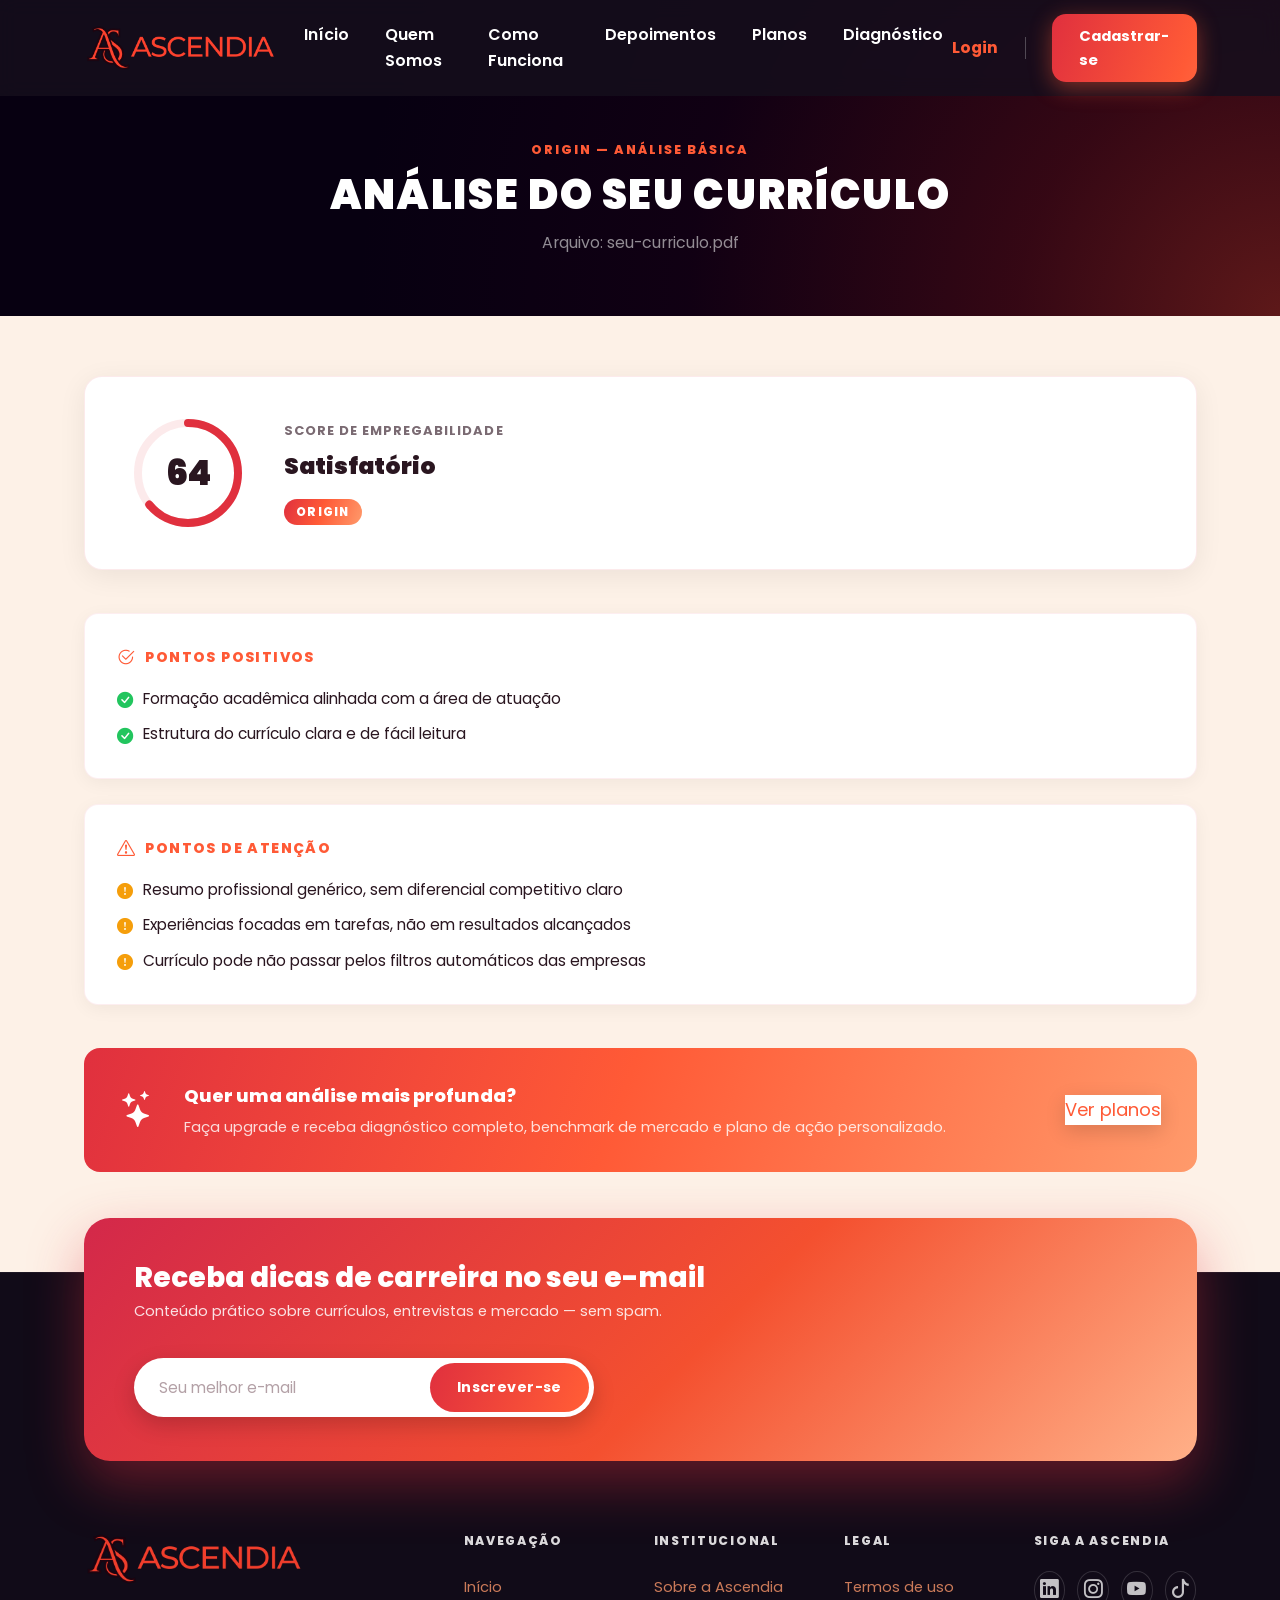
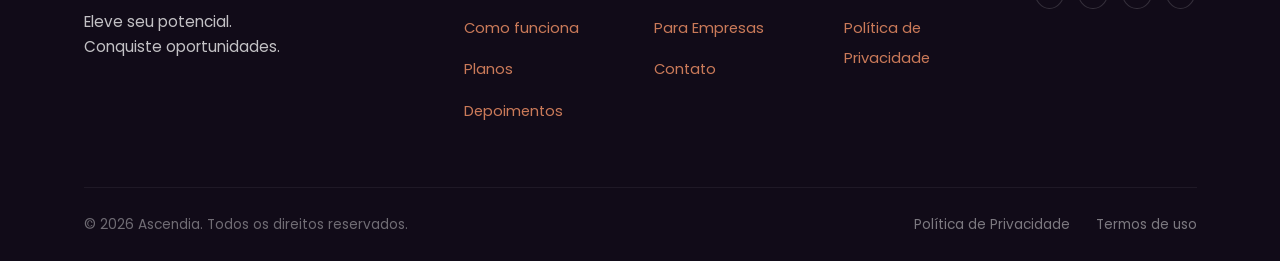
<file: analise.html>
<!DOCTYPE html>
<html lang="pt-BR">
<head>
  <meta charset="UTF-8"/>
  <meta name="viewport" content="width=device-width, initial-scale=1.0"/>
  <meta name="description" content="Análise do seu currículo — Ascendia"/>
  <meta name="theme-color" content="#160f1d"/>
  <title>Análise do Currículo — Ascendia</title>
  <link rel="icon" href="assets/img/marca.png" type="image/png"/>
  <link rel="preconnect" href="https://fonts.googleapis.com"/>
  <link rel="preconnect" href="https://fonts.gstatic.com" crossorigin/>
  <link href="https://fonts.googleapis.com/css2?family=Poppins:wght@300;400;500;600;700;800;900&display=swap" rel="stylesheet"/>
  <link href="https://cdn.jsdelivr.net/npm/bootstrap@5.3.3/dist/css/bootstrap.min.css" rel="stylesheet"/>
  <link href="https://cdn.jsdelivr.net/npm/bootstrap-icons@1.11.3/font/bootstrap-icons.min.css" rel="stylesheet"/>
  <link rel="stylesheet" href="assets/css/base.css"/>
  <link rel="stylesheet" href="assets/css/navbar.css"/>
  <link rel="stylesheet" href="assets/css/footer.css"/>
  <link rel="stylesheet" href="assets/css/responsive.css"/>
  <link rel="stylesheet" href="assets/css/enhancements.css"/>
  <link rel="stylesheet" href="assets/css/analise.css"/>
</head>
<body>

<div class="scroll-progress" id="scrollProgress" aria-hidden="true"></div>

<!-- NAVBAR -->
<nav id="mainNav" class="navbar navbar-expand-lg fixed-top" aria-label="Navegação principal">
  <div class="container">
    <a class="navbar-brand" href="index.html">
      <img src="assets/img/marca.png" alt="Ascendia" class="nav-logo" width="217" height="56">
    </a>
    <button class="navbar-toggler border-0" type="button" data-bs-toggle="offcanvas" data-bs-target="#mobileNav" aria-label="Abrir menu">
      <span class="toggler-bar"></span>
      <span class="toggler-bar"></span>
      <span class="toggler-bar"></span>
    </button>
    <div class="collapse navbar-collapse">
      <ul class="navbar-nav mx-auto gap-lg-3 gap-1">
        <li class="nav-item"><a class="nav-link" href="index.html#hero">Início</a></li>
        <li class="nav-item"><a class="nav-link" href="index.html#quem-somos">Quem Somos</a></li>
        <li class="nav-item"><a class="nav-link" href="index.html#como-funciona">Como Funciona</a></li>
        <li class="nav-item"><a class="nav-link" href="index.html#depoimentos">Depoimentos</a></li>
        <li class="nav-item"><a class="nav-link" href="index.html#planos">Planos</a></li>
        <li class="nav-item"><a class="nav-link" href="diagnostico.html">Diagnóstico</a></li>
      </ul>
      <div class="d-flex align-items-center gap-3">
        <a href="#" class="nav-link-login">Login</a>
        <span class="nav-divider" aria-hidden="true"></span>
        <a href="index.html#planos" class="btn-cadastrar">Cadastrar-se</a>
      </div>
    </div>
  </div>
</nav>

<!-- MOBILE OFFCANVAS -->
<div class="offcanvas offcanvas-end" id="mobileNav" tabindex="-1">
  <div class="offcanvas-header">
    <div class="d-flex align-items-center gap-2">
      <svg width="26" height="26" viewBox="0 0 40 40" fill="none" aria-hidden="true">
        <path d="M20 3 L36 37 H29.5 L20 14.5 L10.5 37 H4 Z" fill="none" stroke="#ff5a36" stroke-width="2.6" stroke-linejoin="round"/>
        <path d="M9 27 C16 22, 24 32, 31 26" fill="none" stroke="#ff5a36" stroke-width="2.6" stroke-linecap="round"/>
      </svg>
      <span style="color:#ff5a36;font-weight:800;font-size:.95rem;letter-spacing:.08em;">ASCENDIA</span>
    </div>
    <button type="button" class="btn-close btn-close-white" data-bs-dismiss="offcanvas" aria-label="Fechar"></button>
  </div>
  <div class="offcanvas-body d-flex flex-column">
    <ul class="navbar-nav flex-column gap-1 mb-4">
      <li><a class="mobile-nav-link" href="index.html#hero">Início</a></li>
      <li><a class="mobile-nav-link" href="index.html#quem-somos">Quem Somos</a></li>
      <li><a class="mobile-nav-link" href="index.html#como-funciona">Como Funciona</a></li>
      <li><a class="mobile-nav-link" href="index.html#depoimentos">Depoimentos</a></li>
      <li><a class="mobile-nav-link" href="index.html#planos">Planos</a></li>
      <li><a class="mobile-nav-link" href="diagnostico.html">Diagnóstico</a></li>
      <li><a class="mobile-nav-link" href="#" data-bs-dismiss="offcanvas">Login</a></li>
    </ul>
    <a href="index.html#planos" class="btn-cadastrar w-100 text-center mt-auto" data-bs-dismiss="offcanvas">Cadastrar-se</a>
  </div>
</div>

<main>

  <!-- HERO RESULTADO -->
  <section class="an-hero">
    <div class="container">
      <p class="an-eyebrow" id="anPlanLabel">PLANO ESSENTIAL</p>
      <h1 class="an-hero-h1">Análise do seu currículo</h1>
      <p class="an-hero-sub" id="anFileName">Carregando arquivo…</p>
    </div>
  </section>

  <!-- CONTEÚDO DA ANÁLISE -->
  <section class="an-body-section">
    <div class="container">

      <!-- Estado de loading -->
      <div class="an-loading" id="anLoading">
        <div class="an-spinner" aria-hidden="true">
          <span></span><span></span><span></span>
        </div>
        <p class="an-loading-text">Analisando seu currículo<span class="an-dots"></span></p>
        <p class="an-loading-sub">Isso pode levar alguns segundos.</p>
      </div>

      <!-- Resultado da análise -->
      <div class="an-result" id="anResult" hidden>

        <!-- Score card -->
        <div class="an-score-card" id="anScoreCard">
          <div class="an-score-ring" id="anScoreRing">
            <svg viewBox="0 0 120 120" aria-hidden="true">
              <circle class="an-ring-bg" cx="60" cy="60" r="50"/>
              <circle class="an-ring-fill" cx="60" cy="60" r="50" id="anRingFill"/>
            </svg>
            <span class="an-score-num" id="anScoreNum">0</span>
          </div>
          <div class="an-score-info">
            <p class="an-score-label">Score de Empregabilidade</p>
            <p class="an-score-verdict" id="anScoreVerdict">—</p>
            <p class="an-score-plan-badge" id="anPlanBadge">Plano Free</p>
          </div>
        </div>

        <!-- Corpo dinâmico gerado pela IA -->
        <div class="an-content" id="anContent"></div>

        <!-- CTA upgrade (visível nos planos inferiores) -->
        <div class="an-upgrade-cta" id="anUpgradeCta" hidden>
          <div class="an-upgrade-inner">
            <i class="bi bi-stars an-upgrade-icon"></i>
            <div>
              <p class="an-upgrade-title">Quer uma análise mais profunda?</p>
              <p class="an-upgrade-desc">Faça upgrade e receba diagnóstico completo, benchmark de mercado e plano de ação personalizado.</p>
            </div>
            <a href="index.html#planos" class="btn-diagnostico">Ver planos</a>
          </div>
        </div>

      </div>

      <!-- Estado de erro -->
      <div class="an-error" id="anError" hidden>
        <i class="bi bi-exclamation-triangle an-error-icon"></i>
        <p class="an-error-title">Algo deu errado</p>
        <p class="an-error-desc" id="anErrorDesc">Não foi possível gerar a análise. Tente novamente.</p>
        <a href="diagnostico.html" class="btn-diagnostico">Tentar novamente</a>
      </div>

    </div>
  </section>

</main>

<!-- FOOTER -->
<footer class="site-footer">
  <div class="container">
    <div class="footer-cta reveal">
      <div class="footer-cta-text">
        <h3>Receba dicas de carreira no seu e-mail</h3>
        <p>Conteúdo prático sobre currículos, entrevistas e mercado — sem spam.</p>
      </div>
      <form class="footer-newsletter" id="newsletterForm">
        <label for="newsletterEmail" class="visually-hidden">Seu e-mail</label>
        <input type="email" id="newsletterEmail" name="email" placeholder="Seu melhor e-mail" required autocomplete="email"/>
        <button type="submit" aria-label="Inscrever-se">
          <span class="nl-label">Inscrever-se</span>
          <i class="bi bi-arrow-right nl-icon" aria-hidden="true"></i>
        </button>
      </form>
    </div>
    <div class="footer-main">
      <div class="row g-4 align-items-start">
        <div class="col-12 col-lg-4">
          <div class="footer-brand-card">
            <img src="assets/img/marca.png" alt="Ascendia" class="footer-logo" width="220" height="57">
            <p class="footer-tagline">Eleve seu potencial.<br>Conquiste oportunidades.</p>
          </div>
        </div>
        <div class="col-6 col-md-3 col-lg-2">
          <p class="footer-heading">NAVEGAÇÃO</p>
          <ul class="footer-links">
            <li><a href="index.html#hero">Início</a></li>
            <li><a href="index.html#como-funciona">Como funciona</a></li>
            <li><a href="index.html#planos">Planos</a></li>
            <li><a href="index.html#depoimentos">Depoimentos</a></li>
          </ul>
        </div>
        <div class="col-6 col-md-3 col-lg-2">
          <p class="footer-heading">INSTITUCIONAL</p>
          <ul class="footer-links">
            <li><a href="index.html#quem-somos">Sobre a Ascendia</a></li>
            <li><a href="#">Para Empresas</a></li>
            <li><a href="#">Contato</a></li>
          </ul>
        </div>
        <div class="col-6 col-md-3 col-lg-2">
          <p class="footer-heading">LEGAL</p>
          <ul class="footer-links">
            <li><a href="#">Termos de uso</a></li>
            <li><a href="#">Política de Privacidade</a></li>
          </ul>
        </div>
        <div class="col-6 col-md-3 col-lg-2">
          <p class="footer-heading">SIGA A ASCENDIA</p>
          <div class="footer-socials">
            <a href="#" aria-label="LinkedIn"><i class="bi bi-linkedin"></i></a>
            <a href="#" aria-label="Instagram"><i class="bi bi-instagram"></i></a>
            <a href="#" aria-label="YouTube"><i class="bi bi-youtube"></i></a>
            <a href="#" aria-label="TikTok"><i class="bi bi-tiktok"></i></a>
          </div>
        </div>
      </div>
      <div class="footer-bottom">
        <span>© 2026 Ascendia. Todos os direitos reservados.</span>
        <div class="footer-bottom-links">
          <a href="#">Política de Privacidade</a>
          <a href="#">Termos de uso</a>
        </div>
      </div>
    </div>
  </div>
</footer>

<button id="backToTop" class="back-to-top" type="button" aria-label="Voltar ao topo">
  <i class="bi bi-arrow-up"></i>
</button>

<script src="https://cdn.jsdelivr.net/npm/bootstrap@5.3.3/dist/js/bootstrap.bundle.min.js"></script>
<script src="assets/js/script.js"></script>
<script src="assets/js/analise.js"></script>
</body>
</html>
</file>
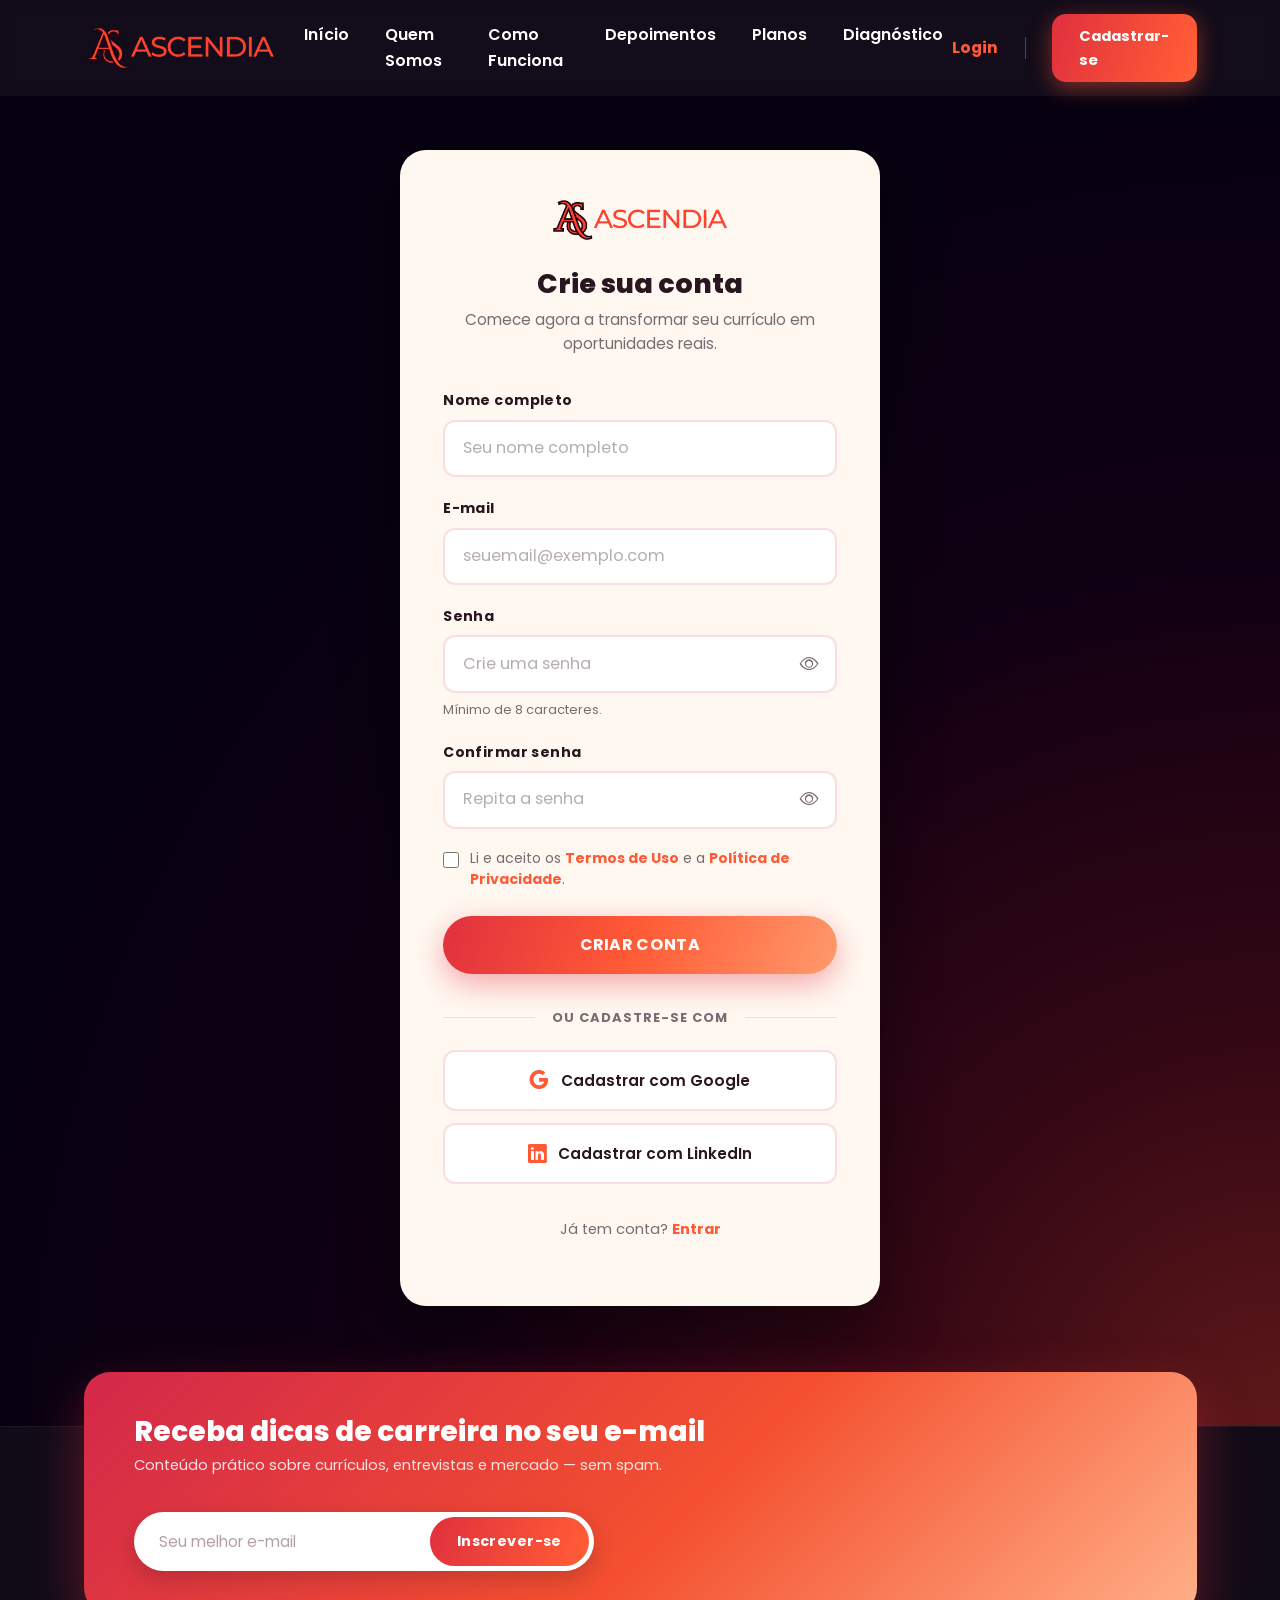
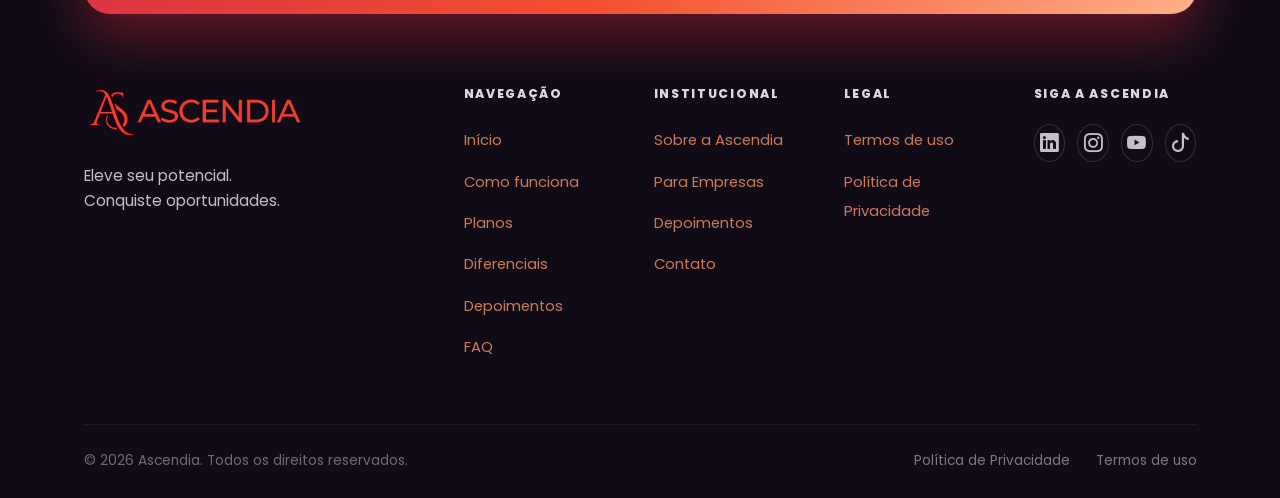
<file: cadastro.html>
<!DOCTYPE html>
<html lang="pt-BR">
<head>
  <meta charset="UTF-8"/>
  <meta name="viewport" content="width=device-width, initial-scale=1.0"/>
  <meta name="description" content="Crie sua conta na Ascendia e comece a transformar seu currículo em uma ferramenta estratégica."/>
  <meta name="theme-color" content="#160f1d"/>
  <meta property="og:title" content="Cadastro — Ascendia"/>
  <meta property="og:description" content="Crie sua conta gratuita na Ascendia."/>
  <meta property="og:type" content="website"/>
  <meta property="og:image" content="assets/img/marca.png"/>
  <meta name="twitter:card" content="summary_large_image"/>
  <title>Cadastro — Ascendia</title>
  <link rel="icon" href="assets/img/marca.png" type="image/png"/>
  <link rel="preconnect" href="https://fonts.googleapis.com"/>
  <link rel="preconnect" href="https://fonts.gstatic.com" crossorigin/>
  <link href="https://fonts.googleapis.com/css2?family=Poppins:wght@300;400;500;600;700;800;900&display=swap" rel="stylesheet"/>
  <link href="https://cdn.jsdelivr.net/npm/bootstrap@5.3.3/dist/css/bootstrap.min.css" rel="stylesheet"/>
  <link href="https://cdn.jsdelivr.net/npm/bootstrap-icons@1.11.3/font/bootstrap-icons.min.css" rel="stylesheet"/>
  <!-- CSS modular (carregado na ordem) -->
  <link rel="stylesheet" href="assets/css/base.css"/>
  <link rel="stylesheet" href="assets/css/navbar.css"/>
  <link rel="stylesheet" href="assets/css/login.css"/>
  <link rel="stylesheet" href="assets/css/cadastro.css"/>
  <link rel="stylesheet" href="assets/css/footer.css"/>
  <link rel="stylesheet" href="assets/css/responsive.css"/>
  <link rel="stylesheet" href="assets/css/enhancements.css"/>
</head>
<body>

<!-- Barra de progresso de scroll -->
<div class="scroll-progress" id="scrollProgress" aria-hidden="true"></div>

<!-- NAVBAR -->
<nav id="mainNav" class="navbar navbar-expand-lg fixed-top" aria-label="Navegação principal">
  <div class="container">
    <a class="navbar-brand" href="index.html">
      <img src="assets/img/marca.png" alt="Ascendia" class="nav-logo" width="217" height="56">
    </a>

    <button class="navbar-toggler border-0" type="button" data-bs-toggle="offcanvas" data-bs-target="#mobileNav" aria-label="Abrir menu">
      <span class="toggler-bar"></span>
      <span class="toggler-bar"></span>
      <span class="toggler-bar"></span>
    </button>

    <div class="collapse navbar-collapse">
      <ul class="navbar-nav mx-auto gap-lg-3 gap-1">
        <li class="nav-item"><a class="nav-link" href="index.html#hero">Início</a></li>
        <li class="nav-item"><a class="nav-link" href="index.html#quem-somos">Quem Somos</a></li>
        <li class="nav-item"><a class="nav-link" href="index.html#como-funciona">Como Funciona</a></li>
        <li class="nav-item"><a class="nav-link" href="index.html#depoimentos">Depoimentos</a></li>
        <li class="nav-item"><a class="nav-link" href="index.html#planos">Planos</a></li>
        <li class="nav-item"><a class="nav-link" href="diagnostico.html">Diagnóstico</a></li>
      </ul>
      <div class="d-flex align-items-center gap-3">
        <a href="login.html" class="nav-link-login">Login</a>
        <span class="nav-divider" aria-hidden="true"></span>
        <a href="cadastro.html" class="btn-cadastrar">Cadastrar-se</a>
      </div>
    </div>
  </div>
</nav>

<!-- MOBILE OFFCANVAS -->
<div class="offcanvas offcanvas-end" id="mobileNav" tabindex="-1">
  <div class="offcanvas-header">
    <div class="d-flex align-items-center gap-2">
      <svg width="26" height="26" viewBox="0 0 40 40" fill="none" aria-hidden="true">
        <path d="M20 3 L36 37 H29.5 L20 14.5 L10.5 37 H4 Z" fill="none" stroke="#ff5a36" stroke-width="2.6" stroke-linejoin="round"/>
        <path d="M9 27 C16 22, 24 32, 31 26" fill="none" stroke="#ff5a36" stroke-width="2.6" stroke-linecap="round"/>
      </svg>
      <span style="color:#ff5a36;font-weight:800;font-size:.95rem;letter-spacing:.08em;">ASCENDIA</span>
    </div>
    <button type="button" class="btn-close btn-close-white" data-bs-dismiss="offcanvas" aria-label="Fechar"></button>
  </div>
  <div class="offcanvas-body d-flex flex-column">
    <ul class="navbar-nav flex-column gap-1 mb-4">
      <li><a class="mobile-nav-link" href="index.html#hero">Início</a></li>
      <li><a class="mobile-nav-link" href="index.html#quem-somos">Quem Somos</a></li>
      <li><a class="mobile-nav-link" href="index.html#como-funciona">Como Funciona</a></li>
      <li><a class="mobile-nav-link" href="index.html#depoimentos">Depoimentos</a></li>
      <li><a class="mobile-nav-link" href="index.html#planos">Planos</a></li>
      <li><a class="mobile-nav-link" href="index.html#faq">FAQ</a></li>
      <li><a class="mobile-nav-link" href="diagnostico.html">Diagnóstico</a></li>
      <li><a class="mobile-nav-link" href="login.html">Login</a></li>
      <li><a class="mobile-nav-link" href="cadastro.html">Cadastrar-se</a></li>
    </ul>
    <a href="cadastro.html" class="btn-cadastrar w-100 text-center mt-auto" data-bs-dismiss="offcanvas">Cadastrar-se</a>
  </div>
</div>

<main>

<!-- CADASTRO -->
<section id="cadastro" class="login-section">
  <div class="container">
    <div class="login-card cadastro-card reveal">

      <div class="login-logo">
        <img src="assets/img/marca.png" alt="Ascendia" width="180" height="47">
      </div>

      <h1 class="login-title">Crie sua conta</h1>
      <p class="login-subtitle">Comece agora a transformar seu currículo em oportunidades reais.</p>

      <form class="login-form" id="cadastroForm">
        <div class="login-field">
          <label for="cadastroNome">Nome completo</label>
          <input type="text" id="cadastroNome" name="nome" placeholder="Seu nome completo" autocomplete="name" required/>
        </div>

        <div class="login-field">
          <label for="cadastroEmail">E-mail</label>
          <input type="email" id="cadastroEmail" name="email" placeholder="seuemail@exemplo.com" autocomplete="email" required/>
        </div>

        <div class="login-field">
          <label for="cadastroSenha">Senha</label>
          <div class="login-password-wrap">
            <input type="password" id="cadastroSenha" name="senha" placeholder="Crie uma senha" autocomplete="new-password" minlength="8" required/>
            <button type="button" class="login-toggle-pass" data-target="cadastroSenha" aria-label="Mostrar senha">
              <i class="bi bi-eye"></i>
            </button>
          </div>
          <span class="cadastro-hint">Mínimo de 8 caracteres.</span>
        </div>

        <div class="login-field">
          <label for="cadastroConfirmaSenha">Confirmar senha</label>
          <div class="login-password-wrap">
            <input type="password" id="cadastroConfirmaSenha" name="confirmaSenha" placeholder="Repita a senha" autocomplete="new-password" minlength="8" required/>
            <button type="button" class="login-toggle-pass" data-target="cadastroConfirmaSenha" aria-label="Mostrar senha">
              <i class="bi bi-eye"></i>
            </button>
          </div>
        </div>

        <label class="cadastro-terms">
          <input type="checkbox" id="cadastroTermos" name="termos" required/>
          <span>Li e aceito os <a href="#">Termos de Uso</a> e a <a href="#">Política de Privacidade</a>.</span>
        </label>

        <button type="submit" class="btn-login">Criar conta</button>
      </form>

      <div class="login-divider">ou cadastre-se com</div>

      <button type="button" class="btn-social">
        <i class="bi bi-google"></i> Cadastrar com Google
      </button>
      <button type="button" class="btn-social">
        <i class="bi bi-linkedin"></i> Cadastrar com LinkedIn
      </button>

      <p class="login-footer-text">
        Já tem conta? <a href="login.html">Entrar</a>
      </p>
    </div>
  </div>
</section>

</main>

<!-- FOOTER -->
<footer class="site-footer">
  <div class="container">

    <!-- Faixa de newsletter -->
    <div class="footer-cta reveal">
      <div class="footer-cta-text">
        <h3>Receba dicas de carreira no seu e-mail</h3>
        <p>Conteúdo prático sobre currículos, entrevistas e mercado — sem spam.</p>
      </div>
      <form class="footer-newsletter" id="newsletterForm">
        <label for="newsletterEmail" class="visually-hidden">Seu e-mail</label>
        <input type="email" id="newsletterEmail" name="email" placeholder="Seu melhor e-mail" required autocomplete="email"/>
        <button type="submit" aria-label="Inscrever-se">
          <span class="nl-label">Inscrever-se</span>
          <i class="bi bi-arrow-right nl-icon" aria-hidden="true"></i>
        </button>
      </form>
    </div>

    <!-- Marca + colunas -->
    <div class="footer-main">
      <div class="row g-4 align-items-start">
        <div class="col-12 col-lg-4">
          <div class="footer-brand-card">
            <img src="assets/img/marca.png" alt="Ascendia" class="footer-logo" width="220" height="57">
            <p class="footer-tagline">Eleve seu potencial.<br>Conquiste oportunidades.</p>
          </div>
        </div>
        <div class="col-6 col-md-3 col-lg-2">
          <p class="footer-heading">NAVEGAÇÃO</p>
          <ul class="footer-links">
            <li><a href="index.html#hero">Início</a></li>
            <li><a href="index.html#como-funciona">Como funciona</a></li>
            <li><a href="index.html#planos">Planos</a></li>
            <li><a href="index.html#problema">Diferenciais</a></li>
            <li><a href="index.html#depoimentos">Depoimentos</a></li>
            <li><a href="index.html#faq">FAQ</a></li>
          </ul>
        </div>
        <div class="col-6 col-md-3 col-lg-2">
          <p class="footer-heading">INSTITUCIONAL</p>
          <ul class="footer-links">
            <li><a href="index.html#quem-somos">Sobre a Ascendia</a></li>
            <li><a href="#">Para Empresas</a></li>
            <li><a href="index.html#depoimentos">Depoimentos</a></li>
            <li><a href="#">Contato</a></li>
          </ul>
        </div>
        <div class="col-6 col-md-3 col-lg-2">
          <p class="footer-heading">LEGAL</p>
          <ul class="footer-links">
            <li><a href="#">Termos de uso</a></li>
            <li><a href="#">Política de Privacidade</a></li>
          </ul>
        </div>
        <div class="col-6 col-md-3 col-lg-2">
          <p class="footer-heading">SIGA A ASCENDIA</p>
          <div class="footer-socials">
            <a href="#" aria-label="LinkedIn"><i class="bi bi-linkedin"></i></a>
            <a href="#" aria-label="Instagram"><i class="bi bi-instagram"></i></a>
            <a href="#" aria-label="YouTube"><i class="bi bi-youtube"></i></a>
            <a href="#" aria-label="TikTok"><i class="bi bi-tiktok"></i></a>
          </div>
        </div>
      </div>

      <!-- Barra inferior -->
      <div class="footer-bottom">
        <span>© 2026 Ascendia. Todos os direitos reservados.</span>
        <div class="footer-bottom-links">
          <a href="#">Política de Privacidade</a>
          <a href="#">Termos de uso</a>
        </div>
      </div>
    </div>
  </div>
</footer>

<!-- Voltar ao topo -->
<button id="backToTop" class="back-to-top" type="button" aria-label="Voltar ao topo">
  <i class="bi bi-arrow-up"></i>
</button>

<script src="https://cdn.jsdelivr.net/npm/bootstrap@5.3.3/dist/js/bootstrap.bundle.min.js"></script>
<script src="assets/js/script.js"></script>
<script src="assets/js/cadastro.js"></script>
</body>
</html>
</file>
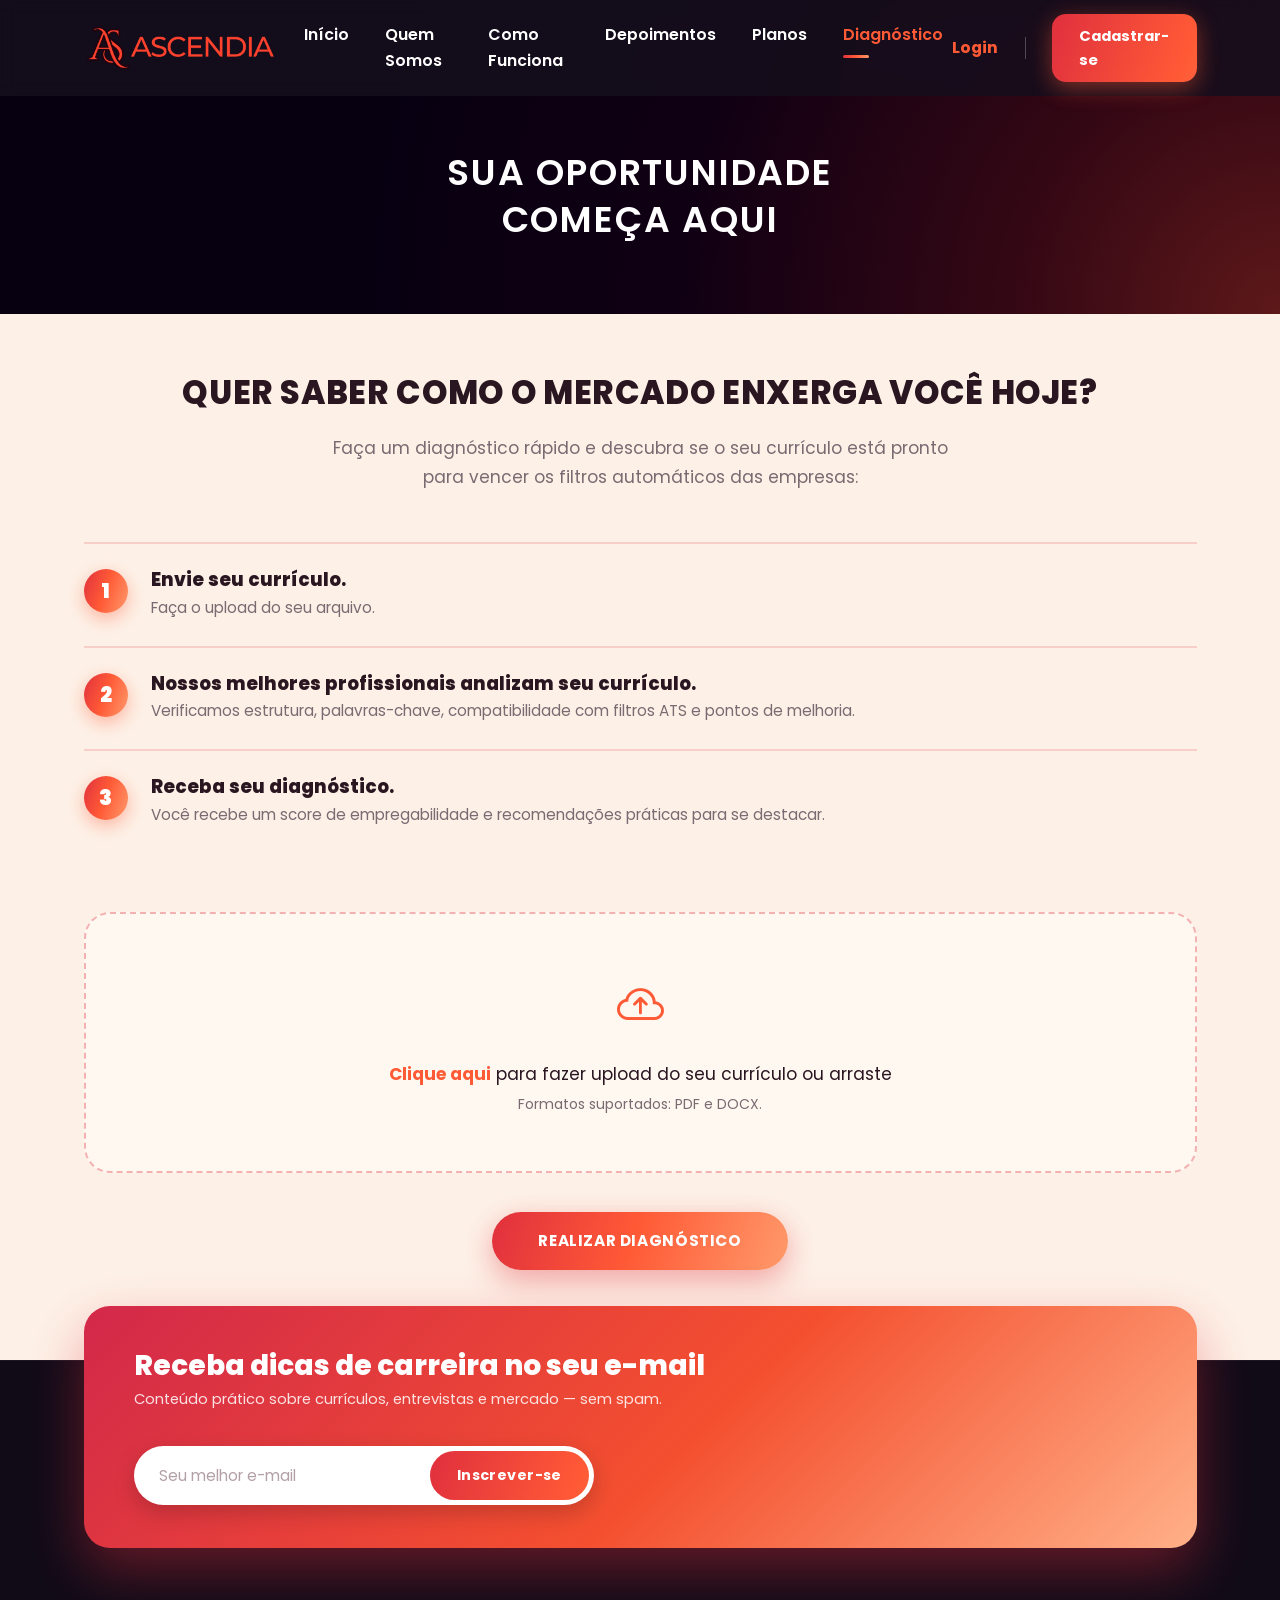
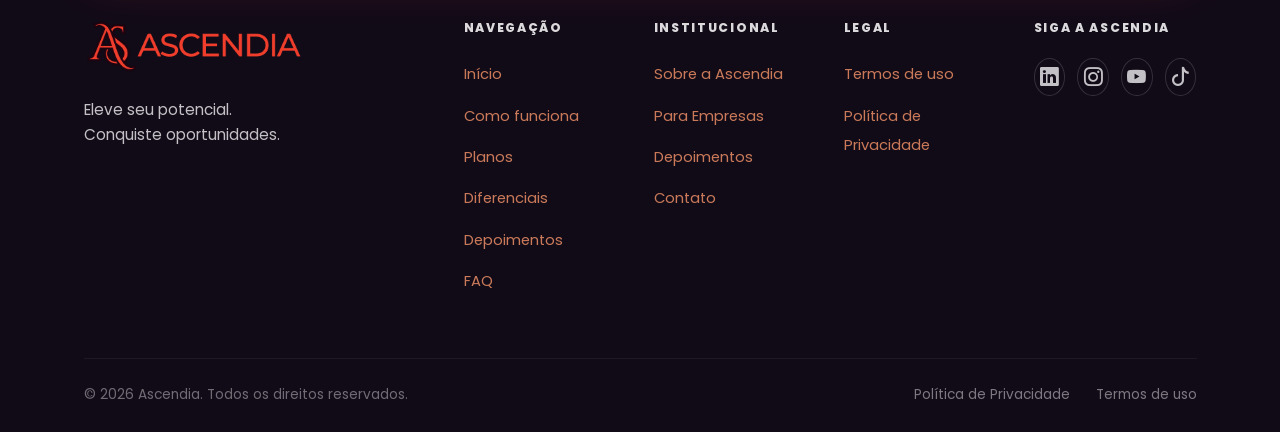
<file: diagnostico.html>
<!DOCTYPE html>
<html lang="pt-BR">
<head>
  <meta charset="UTF-8"/>
  <meta name="viewport" content="width=device-width, initial-scale=1.0"/>
  <meta name="description" content="Faça um diagnóstico rápido e descubra se o seu currículo está pronto para vencer os filtros automáticos das empresas."/>
  <title>Diagnóstico — Ascendia</title>
  <link rel="icon" href="assets/img/marca.png" type="image/png"/>
  <link rel="preconnect" href="https://fonts.googleapis.com"/>
  <link rel="preconnect" href="https://fonts.gstatic.com" crossorigin/>
  <link href="https://fonts.googleapis.com/css2?family=Poppins:wght@300;400;500;600;700;800;900&display=swap" rel="stylesheet"/>
  <link href="https://cdn.jsdelivr.net/npm/bootstrap@5.3.3/dist/css/bootstrap.min.css" rel="stylesheet"/>
  <link href="https://cdn.jsdelivr.net/npm/bootstrap-icons@1.11.3/font/bootstrap-icons.min.css" rel="stylesheet"/>
  <!-- CSS modular (carregado na ordem) -->
  <link rel="stylesheet" href="assets/css/base.css"/>
  <link rel="stylesheet" href="assets/css/navbar.css"/>
  <link rel="stylesheet" href="assets/css/diagnostico.css"/>
  <link rel="stylesheet" href="assets/css/footer.css"/>
  <link rel="stylesheet" href="assets/css/responsive.css"/>
  <link rel="stylesheet" href="assets/css/enhancements.css"/>
  <link rel="stylesheet" href="assets/css/planmodal.css"/>
</head>
<body>

<!-- Barra de progresso de scroll -->
<div class="scroll-progress" id="scrollProgress" aria-hidden="true"></div>

<!-- NAVBAR -->
<nav id="mainNav" class="navbar navbar-expand-lg fixed-top" aria-label="Navegação principal">
  <div class="container">
    <a class="navbar-brand" href="index.html">
      <img src="assets/img/marca.png" alt="Ascendia" class="nav-logo" width="217" height="56">
    </a>

    <button class="navbar-toggler border-0" type="button" data-bs-toggle="offcanvas" data-bs-target="#mobileNav" aria-label="Abrir menu">
      <span class="toggler-bar"></span>
      <span class="toggler-bar"></span>
      <span class="toggler-bar"></span>
    </button>

    <div class="collapse navbar-collapse">
      <ul class="navbar-nav mx-auto gap-lg-3 gap-1">
        <li class="nav-item"><a class="nav-link" href="index.html#hero">Início</a></li>
        <li class="nav-item"><a class="nav-link" href="index.html#quem-somos">Quem Somos</a></li>
        <li class="nav-item"><a class="nav-link" href="index.html#como-funciona">Como Funciona</a></li>
        <li class="nav-item"><a class="nav-link" href="index.html#depoimentos">Depoimentos</a></li>
        <li class="nav-item"><a class="nav-link" href="index.html#planos">Planos</a></li>
        <li class="nav-item"><a class="nav-link is-active" href="diagnostico.html">Diagnóstico</a></li>
      </ul>
      <div class="d-flex align-items-center gap-3">
        <a href="login.html" class="nav-link-login">Login</a>
        <span class="nav-divider" aria-hidden="true"></span>
        <a href="cadastro.html" class="btn-cadastrar">Cadastrar-se</a>
      </div>
    </div>
  </div>
</nav>

<!-- MOBILE OFFCANVAS -->
<div class="offcanvas offcanvas-end" id="mobileNav" tabindex="-1">
  <div class="offcanvas-header">
    <div class="d-flex align-items-center gap-2">
      <svg width="26" height="26" viewBox="0 0 40 40" fill="none" aria-hidden="true">
        <path d="M20 3 L36 37 H29.5 L20 14.5 L10.5 37 H4 Z" fill="none" stroke="#ff5a36" stroke-width="2.6" stroke-linejoin="round"/>
        <path d="M9 27 C16 22, 24 32, 31 26" fill="none" stroke="#ff5a36" stroke-width="2.6" stroke-linecap="round"/>
      </svg>
      <span style="color:#ff5a36;font-weight:800;font-size:.95rem;letter-spacing:.08em;">ASCENDIA</span>
    </div>
    <button type="button" class="btn-close btn-close-white" data-bs-dismiss="offcanvas" aria-label="Fechar"></button>
  </div>
  <div class="offcanvas-body d-flex flex-column">
    <ul class="navbar-nav flex-column gap-1 mb-4">
        <li><a class="mobile-nav-link" href="index.html#hero">Início</a></li>
        <li><a class="mobile-nav-link" href="index.html#quem-somos">Quem Somos</a></li>
        <li><a class="mobile-nav-link" href="index.html#como-funciona">Como Funciona</a></li>
        <li><a class="mobile-nav-link" href="index.html#depoimentos">Depoimentos</a></li>
        <li><a class="mobile-nav-link" href="index.html#planos">Planos</a></li>
        <li><a class="mobile-nav-link" href="index.html#faq">FAQ</a></li>
        <li><a class="mobile-nav-link" href="diagnostico.html">Diagnóstico</a></li>
        <li><a class="mobile-nav-link" href="login.html">Login</a></li>
        <a class="mobile-nav-link" href="cadastro.html" text-center mt-auto">Cadastrar-se</a>
    </ul>
    <a href="index.html#planos" class="btn-cadastrar w-100 text-center mt-auto" data-bs-dismiss="offcanvas">Cadastrar-se</a>
  </div>
</div>

<main>

<!-- HERO DIAGNÓSTICO -->
<section id="diag-hero" class="diag-hero-section">
  <div class="container text-center">
    <h1 class="diag-hero-h1">
      SUA OPORTUNIDADE<br>COMEÇA AQUI
    </h1>
  </div>
</section>

<!-- INTRO -->
<section class="diag-intro-section">
  <div class="container text-center">
    <h2 class="diag-intro-h2">QUER SABER COMO O MERCADO ENXERGA VOCÊ HOJE?</h2>
    <p class="diag-intro-p">
      Faça um diagnóstico rápido e descubra se o seu currículo está pronto para vencer os filtros automáticos das empresas:
    </p>
  </div>
</section>

<!-- ETAPAS -->
<section class="diag-steps-section">
  <div class="container">
    <div class="diag-step reveal">
      <div class="diag-step-num">1</div>
      <div class="diag-step-text">
        <h3>Envie seu currículo.</h3>
        <p>Faça o upload do seu arquivo.</p>
      </div>
    </div>
    <div class="diag-step reveal reveal-d1">
      <div class="diag-step-num">2</div>
      <div class="diag-step-text">
        <h3>Nossos melhores profissionais analizam seu currículo.</h3>
        <p>Verificamos estrutura, palavras-chave, compatibilidade com filtros ATS e pontos de melhoria.</p>
      </div>
    </div>
    <div class="diag-step reveal reveal-d2">
      <div class="diag-step-num">3</div>
      <div class="diag-step-text">
        <h3>Receba seu diagnóstico.</h3>
        <p>Você recebe um score de empregabilidade e recomendações práticas para se destacar.</p>
      </div>
    </div>
  </div>
</section>

<!-- UPLOAD -->
<section class="diag-upload-section">
  <div class="container">
    <label for="curriculo-input" class="diag-upload-box reveal">
      <div class="diag-upload-icon" aria-hidden="true">
        <i class="bi bi-cloud-arrow-up"></i>
      </div>
      <p class="diag-upload-text">
        <span class="diag-upload-link">Clique aqui</span> para fazer upload do seu currículo ou arraste
      </p>
      <p class="diag-upload-formats">Formatos suportados: PDF e DOCX.</p>
      <input type="file" id="curriculo-input" accept=".pdf,.docx" class="visually-hidden"/>
    </label>

    <div class="text-center reveal">
      <button type="button" id="btnDiagnostico" class="btn-diagnostico">Realizar diagnóstico</button>
    </div>
  </div>
</section>

</main>

<!-- FOOTER -->
<footer class="site-footer">
  <div class="container">

    <!-- Faixa de newsletter -->
    <div class="footer-cta reveal">
      <div class="footer-cta-text">
        <h3>Receba dicas de carreira no seu e-mail</h3>
        <p>Conteúdo prático sobre currículos, entrevistas e mercado — sem spam.</p>
      </div>
      <form class="footer-newsletter" id="newsletterForm">
        <label for="newsletterEmail" class="visually-hidden">Seu e-mail</label>
        <input type="email" id="newsletterEmail" name="email" placeholder="Seu melhor e-mail" required autocomplete="email"/>
        <button type="submit" aria-label="Inscrever-se">
          <span class="nl-label">Inscrever-se</span>
          <i class="bi bi-arrow-right nl-icon" aria-hidden="true"></i>
        </button>
      </form>
    </div>

    <!-- Marca + colunas -->
    <div class="footer-main">
      <div class="row g-4 align-items-start">
        <div class="col-12 col-lg-4">
          <div class="footer-brand-card">
            <img src="assets/img/marca.png" alt="Ascendia" class="footer-logo" width="220" height="57">
            <p class="footer-tagline">Eleve seu potencial.<br>Conquiste oportunidades.</p>
          </div>
        </div>
        <div class="col-6 col-md-3 col-lg-2">
          <p class="footer-heading">NAVEGAÇÃO</p>
          <ul class="footer-links">
            <li><a href="index.html#hero">Início</a></li>
            <li><a href="index.html#como-funciona">Como funciona</a></li>
            <li><a href="index.html#planos">Planos</a></li>
            <li><a href="index.html#problema">Diferenciais</a></li>
            <li><a href="index.html#depoimentos">Depoimentos</a></li>
            <li><a href="index.html#faq">FAQ</a></li>
          </ul>
        </div>
        <div class="col-6 col-md-3 col-lg-2">
          <p class="footer-heading">INSTITUCIONAL</p>
          <ul class="footer-links">
            <li><a href="index.html#quem-somos">Sobre a Ascendia</a></li>
            <li><a href="#">Para Empresas</a></li>
            <li><a href="index.html#depoimentos">Depoimentos</a></li>
            <li><a href="#">Contato</a></li>
          </ul>
        </div>
        <div class="col-6 col-md-3 col-lg-2">
          <p class="footer-heading">LEGAL</p>
          <ul class="footer-links">
            <li><a href="#">Termos de uso</a></li>
            <li><a href="#">Política de Privacidade</a></li>
          </ul>
        </div>
        <div class="col-6 col-md-3 col-lg-2">
          <p class="footer-heading">SIGA A ASCENDIA</p>
          <div class="footer-socials">
            <a href="#" aria-label="LinkedIn"><i class="bi bi-linkedin"></i></a>
            <a href="#" aria-label="Instagram"><i class="bi bi-instagram"></i></a>
            <a href="#" aria-label="YouTube"><i class="bi bi-youtube"></i></a>
            <a href="#" aria-label="TikTok"><i class="bi bi-tiktok"></i></a>
          </div>
        </div>
      </div>

      <!-- Barra inferior -->
      <div class="footer-bottom">
        <span>© 2026 Ascendia. Todos os direitos reservados.</span>
        <div class="footer-bottom-links">
          <a href="#">Política de Privacidade</a>
          <a href="#">Termos de uso</a>
        </div>
      </div>
    </div>
  </div>
</footer>

<!-- Voltar ao topo -->
<button id="backToTop" class="back-to-top" type="button" aria-label="Voltar ao topo">
  <i class="bi bi-arrow-up"></i>
</button>

<script src="https://cdn.jsdelivr.net/npm/bootstrap@5.3.3/dist/js/bootstrap.bundle.min.js"></script>
<script src="assets/js/script.js"></script>
<script src="assets/js/diagnostico.js"></script>
</body>
</html>
</file>
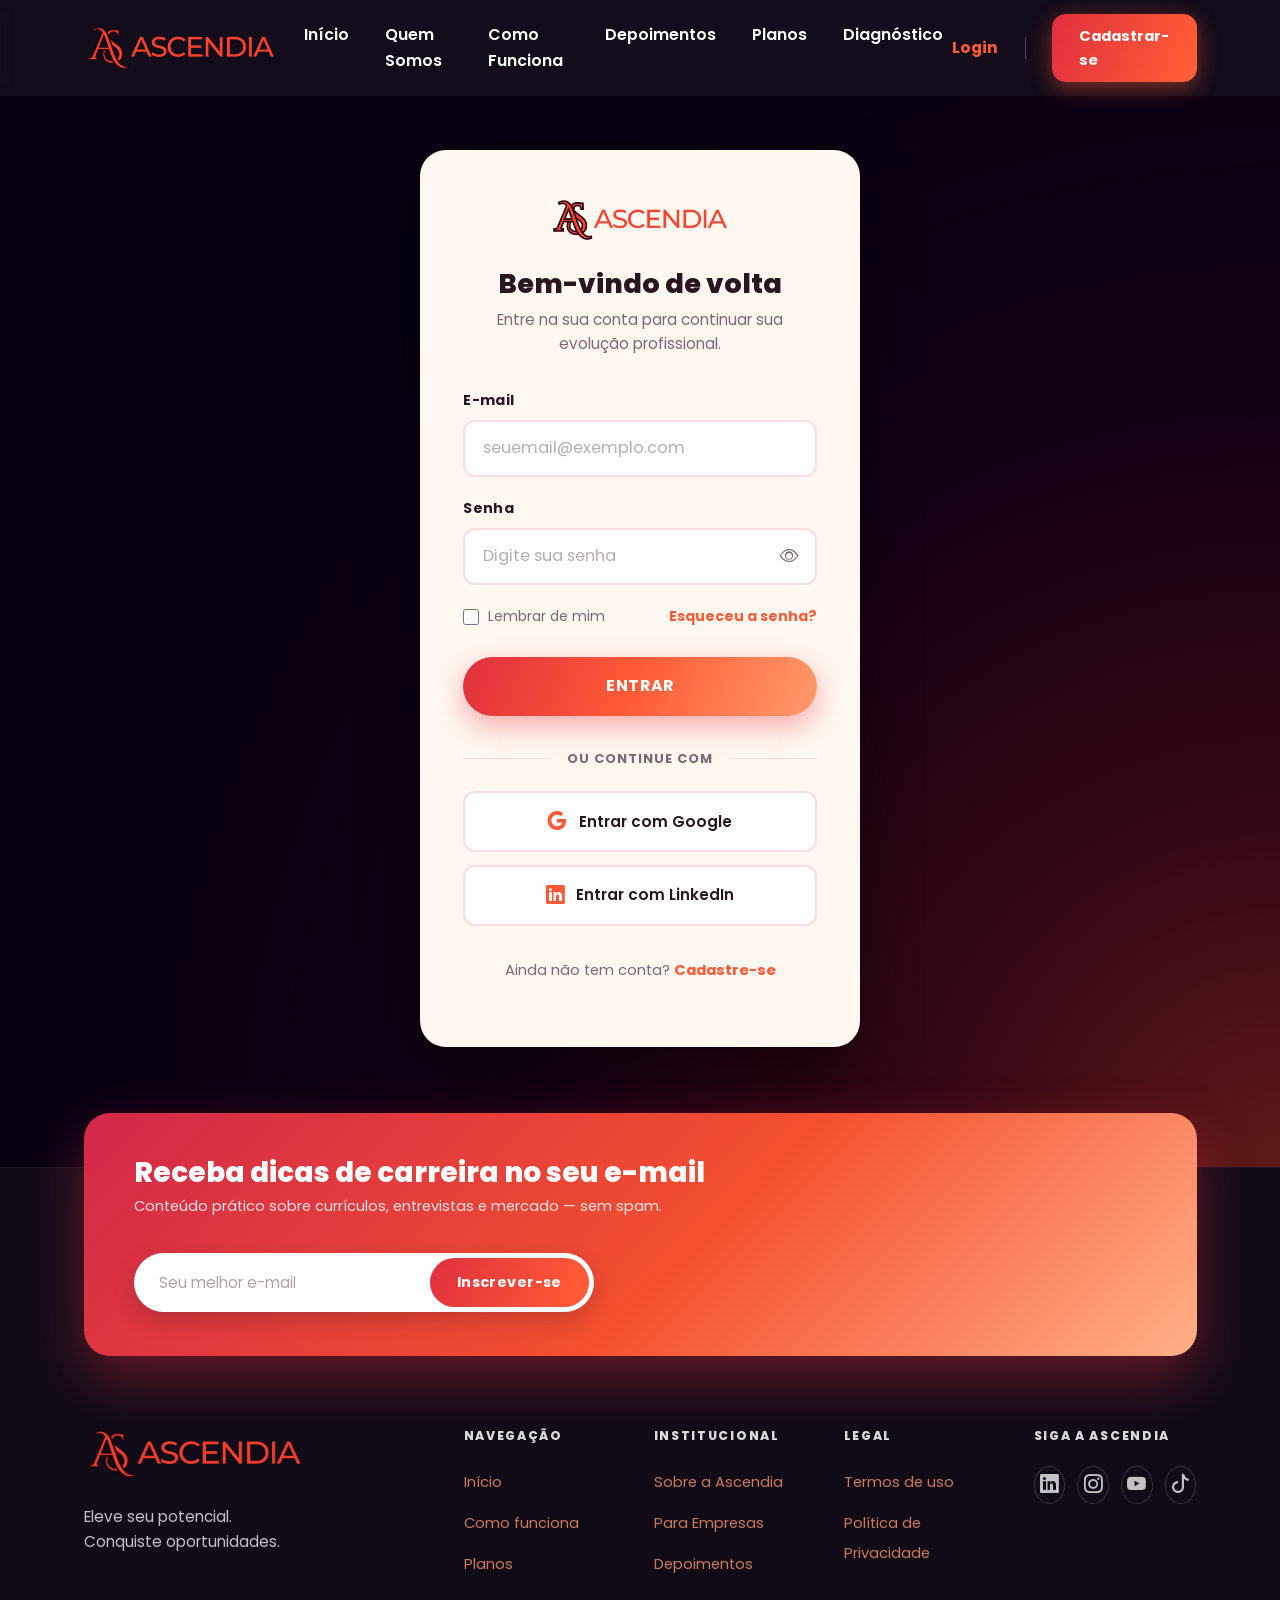
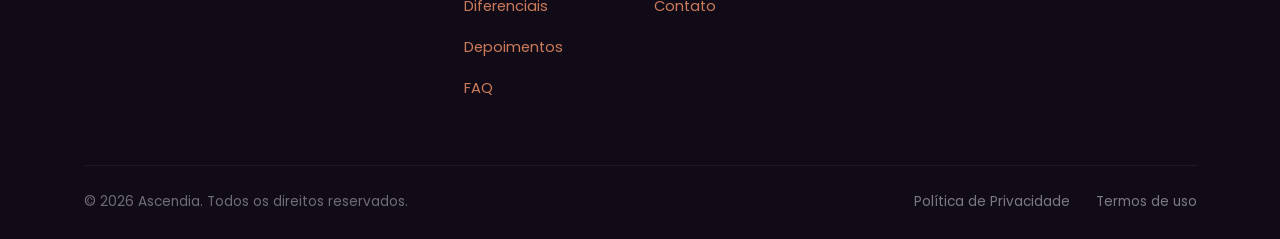
<file: login.html>
<!DOCTYPE html>
<html lang="pt-BR">
<head>
  <meta charset="UTF-8"/>
  <meta name="viewport" content="width=device-width, initial-scale=1.0"/>
  <meta name="description" content="Acesse sua conta Ascendia e continue evoluindo sua carreira."/>
  <meta name="theme-color" content="#160f1d"/>
  <meta property="og:title" content="Login — Ascendia"/>
  <meta property="og:description" content="Acesse sua conta Ascendia."/>
  <meta property="og:type" content="website"/>
  <meta property="og:image" content="assets/img/marca.png"/>
  <meta name="twitter:card" content="summary_large_image"/>
  <title>Login — Ascendia</title>
  <link rel="icon" href="assets/img/marca.png" type="image/png"/>
  <link rel="preconnect" href="https://fonts.googleapis.com"/>
  <link rel="preconnect" href="https://fonts.gstatic.com" crossorigin/>
  <link href="https://fonts.googleapis.com/css2?family=Poppins:wght@300;400;500;600;700;800;900&display=swap" rel="stylesheet"/>
  <link href="https://cdn.jsdelivr.net/npm/bootstrap@5.3.3/dist/css/bootstrap.min.css" rel="stylesheet"/>
  <link href="https://cdn.jsdelivr.net/npm/bootstrap-icons@1.11.3/font/bootstrap-icons.min.css" rel="stylesheet"/>
  <!-- CSS modular (carregado na ordem) -->
  <link rel="stylesheet" href="assets/css/base.css"/>
  <link rel="stylesheet" href="assets/css/navbar.css"/>
  <link rel="stylesheet" href="assets/css/login.css"/>
  <link rel="stylesheet" href="assets/css/footer.css"/>
  <link rel="stylesheet" href="assets/css/responsive.css"/>
  <link rel="stylesheet" href="assets/css/enhancements.css"/>
</head>
<body>

<!-- Barra de progresso de scroll -->
<div class="scroll-progress" id="scrollProgress" aria-hidden="true"></div>

<!-- NAVBAR -->
<nav id="mainNav" class="navbar navbar-expand-lg fixed-top" aria-label="Navegação principal">
  <div class="container">
    <a class="navbar-brand" href="index.html">
      <img src="assets/img/marca.png" alt="Ascendia" class="nav-logo" width="217" height="56">
    </a>

    <button class="navbar-toggler border-0" type="button" data-bs-toggle="offcanvas" data-bs-target="#mobileNav" aria-label="Abrir menu">
      <span class="toggler-bar"></span>
      <span class="toggler-bar"></span>
      <span class="toggler-bar"></span>
    </button>

    <div class="collapse navbar-collapse">
      <ul class="navbar-nav mx-auto gap-lg-3 gap-1">
        <li class="nav-item"><a class="nav-link" href="index.html#hero">Início</a></li>
        <li class="nav-item"><a class="nav-link" href="index.html#quem-somos">Quem Somos</a></li>
        <li class="nav-item"><a class="nav-link" href="index.html#como-funciona">Como Funciona</a></li>
        <li class="nav-item"><a class="nav-link" href="index.html#depoimentos">Depoimentos</a></li>
        <li class="nav-item"><a class="nav-link" href="index.html#planos">Planos</a></li>
        <li class="nav-item"><a class="nav-link" href="diagnostico.html">Diagnóstico</a></li>
      </ul>
      <div class="d-flex align-items-center gap-3">
        <a href="login.html" class="nav-link-login">Login</a>
        <span class="nav-divider" aria-hidden="true"></span>
        <a href="cadastro.html" class="btn-cadastrar">Cadastrar-se</a>
      </div>
    </div>
  </div>
</nav>

<!-- MOBILE OFFCANVAS -->
<div class="offcanvas offcanvas-end" id="mobileNav" tabindex="-1">
  <div class="offcanvas-header">
    <div class="d-flex align-items-center gap-2">
      <svg width="26" height="26" viewBox="0 0 40 40" fill="none" aria-hidden="true">
        <path d="M20 3 L36 37 H29.5 L20 14.5 L10.5 37 H4 Z" fill="none" stroke="#ff5a36" stroke-width="2.6" stroke-linejoin="round"/>
        <path d="M9 27 C16 22, 24 32, 31 26" fill="none" stroke="#ff5a36" stroke-width="2.6" stroke-linecap="round"/>
      </svg>
      <span style="color:#ff5a36;font-weight:800;font-size:.95rem;letter-spacing:.08em;">ASCENDIA</span>
    </div>
    <button type="button" class="btn-close btn-close-white" data-bs-dismiss="offcanvas" aria-label="Fechar"></button>
  </div>
  <div class="offcanvas-body d-flex flex-column">
    <ul class="navbar-nav flex-column gap-1 mb-4">
      <li><a class="mobile-nav-link" href="index.html#hero">Início</a></li>
      <li><a class="mobile-nav-link" href="index.html#quem-somos">Quem Somos</a></li>
      <li><a class="mobile-nav-link" href="index.html#como-funciona">Como Funciona</a></li>
      <li><a class="mobile-nav-link" href="index.html#depoimentos">Depoimentos</a></li>
      <li><a class="mobile-nav-link" href="index.html#planos">Planos</a></li>
      <li><a class="mobile-nav-link" href="index.html#faq">FAQ</a></li>
      <li><a class="mobile-nav-link" href="diagnostico.html">Diagnóstico</a></li>
      <li><a class="mobile-nav-link" href="login.html">Login</a></li>
      <li><a class="mobile-nav-link" href="cadastro.html">Cadastrar-se</a></li>
    </ul>
  </div>
</div>

<main>

<!-- LOGIN -->
<section id="login" class="login-section">
  <div class="container">
    <div class="login-card reveal">

      <div class="login-logo">
        <img src="assets/img/marca.png" alt="Ascendia" width="180" height="47">
      </div>

      <h1 class="login-title">Bem-vindo de volta</h1>
      <p class="login-subtitle">Entre na sua conta para continuar sua evolução profissional.</p>

      <form class="login-form" id="loginForm">
        <div class="login-field">
          <label for="loginEmail">E-mail</label>
          <input type="email" id="loginEmail" name="email" placeholder="seuemail@exemplo.com" autocomplete="email" required/>
        </div>

        <div class="login-field">
          <label for="loginPassword">Senha</label>
          <div class="login-password-wrap">
            <input type="password" id="loginPassword" name="password" placeholder="Digite sua senha" autocomplete="current-password" required/>
            <button type="button" class="login-toggle-pass" id="togglePassword" aria-label="Mostrar senha">
              <i class="bi bi-eye"></i>
            </button>
          </div>
        </div>

        <div class="login-options">
          <label class="login-remember">
            <input type="checkbox" id="rememberMe" name="remember"/>
            <span>Lembrar de mim</span>
          </label>
          <a href="#">Esqueceu a senha?</a>
        </div>

        <button type="submit" class="btn-login">Entrar</button>
      </form>

      <div class="login-divider">ou continue com</div>

      <button type="button" class="btn-social">
        <i class="bi bi-google"></i> Entrar com Google
      </button>
      <button type="button" class="btn-social">
        <i class="bi bi-linkedin"></i> Entrar com LinkedIn
      </button>

      <p class="login-footer-text">
        Ainda não tem conta? <a href="cadastro.html">Cadastre-se</a>
      </p>
    </div>
  </div>
</section>

</main>

<!-- FOOTER -->
<footer class="site-footer">
  <div class="container">

    <!-- Faixa de newsletter -->
    <div class="footer-cta reveal">
      <div class="footer-cta-text">
        <h3>Receba dicas de carreira no seu e-mail</h3>
        <p>Conteúdo prático sobre currículos, entrevistas e mercado — sem spam.</p>
      </div>
      <form class="footer-newsletter" id="newsletterForm">
        <label for="newsletterEmail" class="visually-hidden">Seu e-mail</label>
        <input type="email" id="newsletterEmail" name="email" placeholder="Seu melhor e-mail" required autocomplete="email"/>
        <button type="submit" aria-label="Inscrever-se">
          <span class="nl-label">Inscrever-se</span>
          <i class="bi bi-arrow-right nl-icon" aria-hidden="true"></i>
        </button>
      </form>
    </div>

    <!-- Marca + colunas -->
    <div class="footer-main">
      <div class="row g-4 align-items-start">
        <div class="col-12 col-lg-4">
          <div class="footer-brand-card">
            <img src="assets/img/marca.png" alt="Ascendia" class="footer-logo" width="220" height="57">
            <p class="footer-tagline">Eleve seu potencial.<br>Conquiste oportunidades.</p>
          </div>
        </div>
        <div class="col-6 col-md-3 col-lg-2">
          <p class="footer-heading">NAVEGAÇÃO</p>
          <ul class="footer-links">
            <li><a href="index.html#hero">Início</a></li>
            <li><a href="index.html#como-funciona">Como funciona</a></li>
            <li><a href="index.html#planos">Planos</a></li>
            <li><a href="index.html#problema">Diferenciais</a></li>
            <li><a href="index.html#depoimentos">Depoimentos</a></li>
            <li><a href="index.html#faq">FAQ</a></li>
          </ul>
        </div>
        <div class="col-6 col-md-3 col-lg-2">
          <p class="footer-heading">INSTITUCIONAL</p>
          <ul class="footer-links">
            <li><a href="index.html#quem-somos">Sobre a Ascendia</a></li>
            <li><a href="#">Para Empresas</a></li>
            <li><a href="index.html#depoimentos">Depoimentos</a></li>
            <li><a href="#">Contato</a></li>
          </ul>
        </div>
        <div class="col-6 col-md-3 col-lg-2">
          <p class="footer-heading">LEGAL</p>
          <ul class="footer-links">
            <li><a href="#">Termos de uso</a></li>
            <li><a href="#">Política de Privacidade</a></li>
          </ul>
        </div>
        <div class="col-6 col-md-3 col-lg-2">
          <p class="footer-heading">SIGA A ASCENDIA</p>
          <div class="footer-socials">
            <a href="#" aria-label="LinkedIn"><i class="bi bi-linkedin"></i></a>
            <a href="#" aria-label="Instagram"><i class="bi bi-instagram"></i></a>
            <a href="#" aria-label="YouTube"><i class="bi bi-youtube"></i></a>
            <a href="#" aria-label="TikTok"><i class="bi bi-tiktok"></i></a>
          </div>
        </div>
      </div>

      <!-- Barra inferior -->
      <div class="footer-bottom">
        <span>© 2026 Ascendia. Todos os direitos reservados.</span>
        <div class="footer-bottom-links">
          <a href="#">Política de Privacidade</a>
          <a href="#">Termos de uso</a>
        </div>
      </div>
    </div>
  </div>
</footer>

<!-- Voltar ao topo -->
<button id="backToTop" class="back-to-top" type="button" aria-label="Voltar ao topo">
  <i class="bi bi-arrow-up"></i>
</button>

<script src="https://cdn.jsdelivr.net/npm/bootstrap@5.3.3/dist/js/bootstrap.bundle.min.js"></script>
<script src="assets/js/script.js"></script>
<script src="assets/js/login.js"></script>
</body>
</html>
</file>
<file: assets/css/base.css>
/* ══════════════════════════════════════════
   ASCENDIA — base.css
   Tokens, reset, tipografia global, utilidades
   compartilhadas (reveal, banners de título).
══════════════════════════════════════════ */

/* ── tokens ── */
:root {
  --bg:        #160f1d;
  --bg2:       #1c1326;
  --card:      #241a30;
  --cream:     #fdf1e7;
  --cream2:    #fff8f1;
  --red:       #e0303e;
  --coral:     #ff5a36;
  --peach:     #ff9a6b;
  --grad:      linear-gradient(110deg, #e0303e 0%, #ff5a36 48%, #ff9a6b 100%);
  --grad-soft: linear-gradient(135deg, #d3284a 0%, #f4502f 55%, #ffb088 100%);
  --white:     #ffffff;
  --text-dark: #2a1620;
  --text-muted:#7a6a72;
  --radius:    18px;
  --radius-lg: 26px;
  --trans:     .28s cubic-bezier(.25,.8,.25,1);
  --font:      'Poppins', sans-serif;
}

*, *::before, *::after { box-sizing: border-box; margin: 0; padding: 0; }

html {
  scroll-behavior: smooth;
  scroll-padding-top: 90px;
  font-size: 18px;
  overflow-x: hidden;
  max-width: 100%;
}

body {
  font-family: var(--font);
  background: var(--bg);
  color: var(--white);
  overflow-x: hidden;
  max-width: 100%;
  line-height: 1.65;
}

img { max-width: 100%; height: auto; display: block; }
a   { text-decoration: none; color: inherit; }
ul  { list-style: none; padding: 0; margin: 0; }

/* Foco visível para acessibilidade de teclado */
a:focus-visible,
button:focus-visible,
.btn-hero:focus-visible,
.btn-cadastrar:focus-visible {
  outline: 3px solid var(--peach);
  outline-offset: 3px;
  border-radius: 6px;
}

/* ── Reveal (animação de entrada) ── */
.reveal {
  opacity: 0;
  transform: translateY(32px);
  transition: opacity .6s ease, transform .6s ease;
}
.reveal.visible { opacity: 1; transform: none; }
.reveal-d1 { transition-delay: .1s; }
.reveal-d2 { transition-delay: .2s; }
.reveal-d3 { transition-delay: .3s; }

/* ══════════════════════════════════════════
   BANNERS DE TÍTULO (elemento marcante do design)
══════════════════════════════════════════ */
.title-banner {
  background: var(--grad);
  padding: 1.4rem 3.5rem;
  width: min(560px, 92%);
  box-shadow: 0 10px 36px rgba(224,48,62,.35);
  word-wrap: break-word;
}
.title-banner h2 {
  font-size: clamp(1.6rem, 3.4vw, 2.5rem);
  font-weight: 900;
  letter-spacing: .04em;
  text-transform: uppercase;
  color: #fff;
  margin: 0;
  line-height: 1.1;
}
.title-banner--left {
  border-radius: 0 60px 60px 0;
  margin-right: auto;
}
.title-banner--right {
  border-radius: 60px;
  margin-right: auto;
}
.title-banner--right h2 { text-align: center; }
</file>
<file: assets/css/navbar.css>
/* ══════════════════════════════════════════
   NAVBAR + MENU MOBILE (offcanvas)
══════════════════════════════════════════ */
#mainNav {
  background: rgba(22,15,29,.85);
  backdrop-filter: blur(10px);
  -webkit-backdrop-filter: blur(10px);
  padding: .9rem 0;
  transition: background var(--trans), padding var(--trans), box-shadow var(--trans);
  z-index: 1050;
  height: 96px;
}
#mainNav .container {
  position: relative;
  height: 100%;
  display: flex;
  align-items: center;
  justify-content: space-between;
}
#mainNav.scrolled {
  background: rgba(22,15,29,.96);
  box-shadow: 0 2px 24px rgba(0,0,0,.5);
  padding: .6rem 0;
  height: 84px;
}

/* Logo maior na web — agora governada pela altura
   (o PNG já vem recortado no conteúdo, ratio ~3.88:1) */
.nav-logo {
  height: 56px;
  width: auto;
  display: block;
  object-fit: contain;
  transition: transform var(--trans);
}
#mainNav.scrolled .nav-logo { height: 48px; }
.navbar-brand:hover .nav-logo { transform: scale(1.05); }

.navbar-collapse .nav-link {
  color: #fff;
  font-size: .88rem;
  font-weight: 600;
  padding: .42rem .55rem;
  transition: color var(--trans);
  position: relative;
}
.navbar-collapse .nav-link:hover { color: var(--coral); }
.navbar-collapse .nav-link.is-active { color: var(--coral); }
.navbar-collapse .nav-link.is-active::after {
  content: '';
  position: absolute;
  bottom: -2px; left: .55rem;
  width: 26px; height: 3px;
  background: var(--grad);
  border-radius: 3px;
}

.nav-link-login {
  color: var(--coral);
  font-size: .88rem;
  font-weight: 700;
  transition: color var(--trans);
}
.nav-link-login:hover { color: var(--peach); }

.nav-divider {
  width: 1px; height: 22px;
  background: rgba(255,255,255,.25);
  display: inline-block;
  margin: 0 0.5rem;
}

.btn-cadastrar {
  background: var(--grad);
  color: #fff;
  font-size: .82rem;
  font-weight: 700;
  padding: .55rem 1.5rem;
  border-radius: 14px;
  border: none;
  display: inline-block;
  transition: transform var(--trans), box-shadow var(--trans), opacity var(--trans);
  box-shadow: 0 6px 22px rgba(255,90,54,.45);
}
.btn-cadastrar:hover {
  transform: translateY(-1px);
  box-shadow: 0 8px 28px rgba(255,90,54,.6);
  opacity: .95;
  color: #fff;
}

/* Hamburger toggler */
.navbar-toggler { background: none; border: none; padding: 0; }
.navbar-toggler:focus { box-shadow: none; outline: none; }
.toggler-bar {
  display: block;
  width: 23px; height: 2px;
  background: #fff;
  border-radius: 2px;
  margin: 5px 0;
  transition: var(--trans);
}

/* Offcanvas (menu mobile) */
.offcanvas {
  background: var(--bg2) !important;
  border-left: 1px solid rgba(255,255,255,.08) !important;
  max-width: 280px;
}
.mobile-nav-link {
  display: block;
  color: rgba(255,255,255,.78);
  font-size: .95rem;
  font-weight: 500;
  padding: .7rem 1rem;
  border-radius: 10px;
  transition: background var(--trans), color var(--trans);
}
.mobile-nav-link:hover { background: rgba(255,255,255,.06); color: var(--coral); }
</file>
<file: assets/css/footer.css>
/* ══════════════════════════════════════════
   FOOTER (faixa newsletter → colunas → barra)
══════════════════════════════════════════ */
.site-footer {
  background: #110b18;
  border-top: 1px solid rgba(255,255,255,.05);
}

/* ── Faixa de newsletter (topo do footer) ── */
.footer-cta {
  background: var(--grad-soft);
  border-radius: var(--radius-lg);
  padding: 2.4rem 2.8rem;
  margin: -55px auto 0;
  position: relative;
  z-index: 2;
  display: flex;
  align-items: center;
  justify-content: space-between;
  gap: 2rem;
  flex-wrap: wrap;
  box-shadow: 0 22px 55px rgba(224,48,62,.4);
}
.footer-cta-text h3 {
  font-size: clamp(1.15rem, 2.2vw, 1.55rem);
  font-weight: 800;
  color: #fff;
  margin: 0 0 .3rem;
}
.footer-cta-text p {
  font-size: .82rem;
  color: rgba(255,255,255,.85);
  margin: 0;
  line-height: 1.5;
}
/* Cápsula unificada: input + botão dentro de uma única pílula branca */
.footer-newsletter {
  display: flex;
  flex-wrap: nowrap;
  align-items: center;
  background: #fff;
  border-radius: 50px;
  padding: 5px;
  flex: 1 1 360px;
  max-width: 460px;
  box-shadow: 0 8px 22px rgba(0,0,0,.18);
  transition: box-shadow var(--trans);
}
.footer-newsletter:focus-within {
  box-shadow: 0 0 0 3px rgba(255,255,255,.55), 0 8px 22px rgba(0,0,0,.25);
}
.footer-newsletter input {
  flex: 1;
  min-width: 0;
  border: none;
  background: transparent;
  outline: none;
  font-family: var(--font);
  font-size: .85rem;
  color: var(--text-dark);
  padding: .6rem 1.1rem;
}
.footer-newsletter input::placeholder { color: #b3a0a6; }
.footer-newsletter button {
  flex-shrink: 0;
  border: none;
  background: var(--grad);
  color: #fff;
  font-family: var(--font);
  font-size: .8rem;
  font-weight: 700;
  letter-spacing: .03em;
  padding: .7rem 1.5rem;
  border-radius: 50px;
  cursor: pointer;
  white-space: nowrap;
  transition: transform var(--trans), box-shadow var(--trans), filter var(--trans);
}
.footer-newsletter button:hover {
  transform: translateY(-1px);
  box-shadow: 0 8px 20px rgba(255,90,54,.5);
  filter: brightness(1.05);
}
.footer-newsletter button:disabled {
  cursor: default;
  filter: none;
  transform: none;
}
.footer-newsletter .nl-icon { display: none; font-size: 1.15rem; line-height: 1; }

/* ── Corpo do footer (marca + colunas) ── */
.footer-main { padding: 70px 0 0; }
.footer-brand-card { max-width: 320px; }
.footer-logo {
  width: 220px;
  height: auto;
  display: block;
  opacity: 0.95;
  margin-bottom: 1.2rem;
  transition: transform var(--trans), opacity var(--trans);
}
.footer-logo:hover { opacity: 1; transform: scale(1.03); }
.footer-tagline {
  font-size: .85rem;
  color: rgba(255,255,255,.75);
  line-height: 1.65;
  margin: 0;
}
.footer-heading {
  font-size: .68rem;
  font-weight: 800;
  letter-spacing: .14em;
  text-transform: uppercase;
  color: rgba(255,255,255,.85);
  margin-bottom: 1.1rem;
}
.footer-links {
  display: flex;
  flex-direction: column;
  gap: .65rem;
}
.footer-links a {
  font-size: .82rem;
  color: rgba(255,154,107,.78);
  transition: color var(--trans), padding-left var(--trans);
}
.footer-links a:hover { color: var(--coral); padding-left: 4px; }

.footer-socials {
  display: flex;
  gap: .7rem;
  margin-top: .2rem;
}
.footer-socials a {
  width: 38px; height: 38px;
  display: inline-flex;
  align-items: center;
  justify-content: center;
  border-radius: 50%;
  border: 1px solid rgba(255,255,255,.15);
  font-size: 1.05rem;
  color: rgba(255,255,255,.75);
  transition: color var(--trans), transform var(--trans),
              background var(--trans), border-color var(--trans);
}
.footer-socials a:hover {
  color: #fff;
  background: var(--grad);
  border-color: transparent;
  transform: translateY(-3px);
}

/* ── Barra inferior ── */
.footer-bottom {
  margin-top: 3.5rem;
  padding: 1.4rem 0;
  border-top: 1px solid rgba(255,255,255,.06);
  display: flex;
  align-items: center;
  justify-content: space-between;
  flex-wrap: wrap;
  gap: .6rem;
  font-size: .76rem;
  color: rgba(255,255,255,.4);
}
.footer-bottom-links { display: flex; gap: 1.4rem; flex-wrap: wrap; }
.footer-bottom a {
  color: rgba(255,255,255,.45);
  transition: color var(--trans);
}
.footer-bottom a:hover { color: var(--coral); }

/* ══════════════════════════════════════════
   BOTÃO VOLTAR AO TOPO
══════════════════════════════════════════ */
.back-to-top {
  position: fixed;
  right: 1.5rem;
  bottom: 1.5rem;
  width: 48px; height: 48px;
  border: none;
  border-radius: 50%;
  background: var(--grad);
  color: #fff;
  font-size: 1.25rem;
  display: flex;
  align-items: center;
  justify-content: center;
  cursor: pointer;
  z-index: 1040;
  opacity: 0;
  visibility: hidden;
  transform: translateY(16px);
  box-shadow: 0 8px 24px rgba(255,90,54,.5);
  transition: opacity var(--trans), transform var(--trans),
              visibility var(--trans), box-shadow var(--trans);
}
.back-to-top.show { opacity: 1; visibility: visible; transform: none; }
.back-to-top:hover {
  transform: translateY(-3px);
  box-shadow: 0 12px 30px rgba(255,90,54,.7);
}
</file>
<file: assets/css/responsive.css>
/* ══════════════════════════════════════════
   RESPONSIVIDADE — todos os breakpoints
   ≥1200  desktop (padrão definido nos módulos)
   ≤1199  desktop pequeno / laptop
   ≤991   tablet (navbar vira hambúrguer)
   ≤767   mobile grande
   ≤575   mobile
══════════════════════════════════════════ */

/* ── Laptop / desktop pequeno ── */
@media (max-width: 1199px) {
  .nav-logo { height: 50px; }
  #mainNav.scrolled .nav-logo { height: 44px; }
  .hero-text-inner { padding-left: 1rem; }
  .footer-cta { padding: 2.2rem; }
}

/* ── Tablet ── */
@media (max-width: 991px) {
  html { font-size: 17px; }

  #mainNav { height: 84px; }
  #mainNav.scrolled { height: 76px; }
  .nav-logo { height: 46px; }

  .hero-section { padding: 120px 0 40px; }
  .hero-row { min-height: auto; }
  .hero-art { max-width: 340px; margin: 0 auto 1rem; }
  .hero-text-inner { padding-left: 0; margin-top: 2rem; max-width: 100%; text-align: center; }
  .hero-text-inner .hero-p { margin-left: auto; margin-right: auto; }

  .title-banner { padding: 1.1rem 2.2rem; }

  .como-steps { gap: 1.2rem; }
  .como-step { flex: 1 1 42%; max-width: none; }
  .como-arrow { display: none; }

  .cta-box { padding: 2rem; justify-content: center; text-align: center; }
  .cta-left { flex-direction: column; text-align: center; }
  .cta-buttons { justify-content: center; width: 100%; }

  .footer-cta { flex-direction: column; align-items: center; text-align: center; }
  /* bloco empilhado: zera o flex-basis (que no eixo vertical inflava a cápsula) */
  .footer-newsletter { flex: 0 0 auto; width: 100%; max-width: 420px; margin: 0 auto; }
  .footer-brand-card { max-width: 100%; }
}

/* ── Mobile grande ── */
@media (max-width: 767px) {
  html { font-size: 16px; }

  #mainNav { height: 76px; }
  .nav-logo { height: 42px; }

  .hero-section { padding: 100px 0 30px; }
  .hero-art { max-width: 300px; }
  .hero-shape-1, .hero-shape-2 { display: none; }

  .quote-banner { padding: 2.2rem 1.5rem; margin-top: -30px; }

  .title-banner { padding: 1rem 1.6rem; width: min(420px, 96%); }
  .title-banner--left { border-radius: 0 40px 40px 0; }
  .title-banner--right { border-radius: 40px; }

  .problema-section { padding: 50px 0 70px; }
  .problema-p { text-align: left; }

  .quem-section { padding: 60px 0; }
  .quem-p { text-align: left; }

  .como-section { padding: 60px 0 80px; }
  .como-step { flex: 1 1 100%; max-width: 340px; margin: 0 auto; }

  .planos-section { padding: 60px 0 70px; }
  .planos-title-banner { margin-bottom: 2.5rem; }

  .cta-box { padding: 1.6rem; }
  .cta-buttons { flex-direction: column; align-items: stretch; }
  .cta-buttons a { text-align: center; }

  .footer-main { padding: 55px 0 0; }
  .footer-logo { width: 175px; }
  .footer-brand-card { text-align: center; margin: 0 auto 1rem; }
  .footer-brand-card .footer-logo { margin-left: auto; margin-right: auto; }
  .footer-socials { justify-content: center; }
  .footer-bottom { flex-direction: column; text-align: center; gap: .8rem; }
  .footer-bottom-links { justify-content: center; }
}

/* ── Mobile ── */
@media (max-width: 575px) {
  html { font-size: 15px; }

  #mainNav { height: 70px; }
  .nav-logo { height: 38px; }

  .hero-art { max-width: 260px; }

  .footer-cta { padding: 1.8rem 1.4rem; margin-top: -40px; }
  /* cápsula no celular: botão vira ícone de seta (input ganha o espaço) */
  .footer-newsletter input { padding: .65rem 1rem; font-size: .82rem; }
  .footer-newsletter button {
    width: 42px; height: 42px;
    padding: 0;
    border-radius: 50%;
    display: flex;
    align-items: center;
    justify-content: center;
  }
  .footer-newsletter .nl-label { display: none; }
  .footer-newsletter .nl-icon  { display: block; }

  .depo-card { padding: 1.5rem; }

  .back-to-top { right: 1rem; bottom: 1rem; width: 44px; height: 44px; }

  /* Colunas do footer empilhadas com mais respiro */
  .footer-main .footer-heading { margin-top: .5rem; }
}

/* ══════════════════════════════════════════
   DIAGNÓSTICO — responsividade
══════════════════════════════════════════ */
@media (max-width: 767px) {
  .diag-hero-section { padding: 120px 0 50px; }
  .diag-intro-section { padding: 40px 0 20px; }
  .diag-upload-box { padding: 2.2rem 1rem; }
}

/* ══════════════════════════════════════════
   LOGIN — responsividade
══════════════════════════════════════════ */
@media (max-width: 575px) {
  .login-section { padding: 120px 0 50px; }
  .login-card { padding: 2rem 1.5rem; }
}

/* ══════════════════════════════════════════
   ACESSIBILIDADE DE MOVIMENTO
   Atua apenas quando o usuário pede "reduzir
   movimento" no sistema. Não altera o visual padrão.
══════════════════════════════════════════ */
@media (prefers-reduced-motion: reduce) {
  html { scroll-behavior: auto; }

  *, *::before, *::after {
    animation-duration: .001ms !important;
    animation-iteration-count: 1 !important;
    transition-duration: .001ms !important;
    scroll-behavior: auto !important;
  }

  .reveal { opacity: 1 !important; transform: none !important; }
}
</file>
<file: assets/css/enhancements.css>
/* ══════════════════════════════════════════
   ENHANCEMENTS — animações e polish
   Carregado por último. Todas as animações são
   desativadas pelo bloco prefers-reduced-motion
   (regras !important em responsive.css).
══════════════════════════════════════════ */

/* ── 1. Gradiente animado ──
   O gradiente coral "flui" suavemente de um lado a
   outro. background-size 200% + pan em alternate. */
@keyframes gradientFlow {
  from { background-position: 0% 50%; }
  to   { background-position: 100% 50%; }
}
.title-banner,
.hero-h1,
.depo-qq,
.como-arrow,
.btn-cadastrar,
.btn-cta-grad,
.footer-newsletter button {
  background-size: 200% auto;
  animation: gradientFlow 7s ease-in-out infinite alternate;
}

/* ── 2. Flutuação sutil (tema "ascender / decolar") ── */
@keyframes floatY {
  0%, 100% { transform: translateY(0); }
  50%      { transform: translateY(-12px); }
}
/*.hero-art { animation: floatY 6s ease-in-out infinite; } - animação na mulher*/

@keyframes floatRocket {
  0%, 100% { transform: rotate(-8deg) translateY(0); }
  50%      { transform: rotate(-8deg) translateY(-8px); }
}
.cta-rocket {
  background-size: 200% auto;
  animation: gradientFlow 7s ease-in-out infinite alternate,
             floatRocket 3.5s ease-in-out infinite;
}

/* ── 3. Reveals direcionais ──
   Variantes do .reveal: entram da lateral da coluna.
   Quando .visible, o .reveal.visible (mais específico)
   zera o transform — então só preciso do estado inicial. */
.reveal-left  { transform: translateX(-44px); }
.reveal-right { transform: translateX(44px); }

/* ── 4. Glow pulsante no card "Mais Popular" ── */
@keyframes popularGlow {
  0%, 100% { box-shadow: 0 14px 44px rgba(224,48,62,.45); }
  50%      { box-shadow: 0 16px 54px rgba(255,90,54,.72); }
}
.plano-popular { animation: popularGlow 2.8s ease-in-out infinite; }

/* ── 5. Barra de progresso de scroll ── */
.scroll-progress {
  position: fixed;
  top: 0; left: 0;
  height: 4px;
  width: 0;
  background: var(--grad);
  background-size: 200% auto;
  z-index: 2000;
  pointer-events: none;
  box-shadow: 0 1px 4px rgba(255,90,54,.4);
  animation: gradientFlow 7s ease-in-out infinite alternate;
}

/* ── Polish: cor de seleção e foco coerentes ── */
::selection { background: rgba(255,90,54,.85); color: #fff; }
</file>
<file: assets/css/analise.css>
/* ══════════════════════════════════════════
   ASCENDIA — assets/css/analise.css
   Estilos da página de resultados da análise
   de currículo. Depende dos tokens de base.css.
══════════════════════════════════════════ */

/* ── HERO ── */
.an-hero {
  background:
    radial-gradient(circle at 100% 100%,
      rgba(255, 70, 40, 0.35) 0%,
      rgba(190, 30, 30, 0.25) 20%,
      rgba(70, 0, 30, 0.15) 45%,
      transparent 70%),
    #070011;
  padding: 140px 0 60px;
  text-align: center;
}

.an-eyebrow {
  font-size: .7rem;
  font-weight: 800;
  letter-spacing: .16em;
  text-transform: uppercase;
  color: var(--coral, #e0303e);
  margin-bottom: .5rem;
}

.an-hero-h1 {
  font-size: clamp(1.4rem, 3.2vw, 2.4rem);
  font-weight: 900;
  color: #fff;
  text-transform: uppercase;
  letter-spacing: .04em;
  margin-bottom: .6rem;
}

.an-hero-sub {
  font-size: .88rem;
  color: rgba(255,255,255,.55);
  margin: 0;
}

/* ── BODY SECTION ── */
.an-body-section {
  background: var(--cream, #f5f0eb);
  padding: 60px 0 100px;
  min-height: 50vh;
}

/* ── LOADING ── */
.an-loading {
  display: flex;
  flex-direction: column;
  align-items: center;
  padding: 5rem 0 4rem;
  gap: 1rem;
}

.an-spinner {
  display: flex;
  gap: .5rem;
  margin-bottom: .5rem;
}

.an-spinner span {
  width: 12px;
  height: 12px;
  border-radius: 50%;
  background: var(--grad, linear-gradient(135deg, #e0303e, #ff5a36));
  animation: anBounce 1.2s ease-in-out infinite;
}

.an-spinner span:nth-child(2) { animation-delay: .16s; }
.an-spinner span:nth-child(3) { animation-delay: .32s; }

@keyframes anBounce {
  0%, 80%, 100% { transform: scale(.7); opacity: .5; }
  40%            { transform: scale(1.1); opacity: 1; }
}

.an-loading-text {
  font-size: 1rem;
  font-weight: 700;
  color: var(--text-dark, #160f1d);
  margin: 0;
}

.an-dots::after {
  content: '';
  animation: anDots 1.6s steps(4, end) infinite;
}

@keyframes anDots {
  0%   { content: ''; }
  25%  { content: '.'; }
  50%  { content: '..'; }
  75%  { content: '...'; }
  100% { content: ''; }
}

.an-loading-sub {
  font-size: .82rem;
  color: var(--text-muted, #888);
  margin: 0;
}

/* ── SCORE CARD ── */
.an-score-card {
  display: flex;
  align-items: center;
  gap: 2rem;
  background: #fff;
  border-radius: 18px;
  padding: 2rem 2.4rem;
  margin-bottom: 2.4rem;
  box-shadow: 0 6px 28px rgba(7, 0, 17, .07);
  border: 1.5px solid rgba(224,48,62,.1);
}

.an-score-ring {
  position: relative;
  flex-shrink: 0;
  width: 120px;
  height: 120px;
}

.an-score-ring svg {
  transform: rotate(-90deg);
  width: 100%;
  height: 100%;
}

.an-ring-bg {
  fill: none;
  stroke: rgba(224,48,62,.1);
  stroke-width: 8;
}

.an-ring-fill {
  fill: none;
  stroke: url(#scoreGrad);
  stroke-width: 8;
  stroke-linecap: round;
  stroke-dasharray: 314;
  stroke-dashoffset: 314;
  transition: stroke-dashoffset 1.4s cubic-bezier(.4,0,.2,1);
}

/* fallback colour when SVG gradient isn't defined */
.an-ring-fill { stroke: #e0303e; }

.an-score-num {
  position: absolute;
  inset: 0;
  display: flex;
  align-items: center;
  justify-content: center;
  font-size: 1.9rem;
  font-weight: 900;
  color: var(--text-dark, #160f1d);
  letter-spacing: -.03em;
}

.an-score-label {
  font-size: .72rem;
  font-weight: 700;
  letter-spacing: .08em;
  text-transform: uppercase;
  color: var(--text-muted, #888);
  margin-bottom: .3rem;
}

.an-score-verdict {
  font-size: 1.3rem;
  font-weight: 900;
  color: var(--text-dark, #160f1d);
  margin-bottom: .5rem;
}

.an-score-plan-badge {
  display: inline-block;
  font-size: .65rem;
  font-weight: 800;
  letter-spacing: .1em;
  text-transform: uppercase;
  padding: .2rem .7rem;
  border-radius: 50px;
  background: var(--grad, linear-gradient(135deg,#e0303e,#ff5a36));
  color: #fff;
  margin: 0;
}

/* ── CONTENT BLOCOS ── */
.an-content {
  display: flex;
  flex-direction: column;
  gap: 1.4rem;
}

/* Bloco genérico */
.an-block {
  background: #fff;
  border-radius: 14px;
  padding: 1.6rem 1.8rem;
  box-shadow: 0 4px 18px rgba(7,0,17,.05);
  border: 1.5px solid rgba(224,48,62,.08);
}

.an-block-title {
  font-size: .78rem;
  font-weight: 800;
  letter-spacing: .1em;
  text-transform: uppercase;
  color: var(--coral, #e0303e);
  margin-bottom: .8rem;
  display: flex;
  align-items: center;
  gap: .5rem;
}

.an-block-title i { font-size: 1rem; }

.an-block-body {
  font-size: .88rem;
  color: var(--text-muted, #666);
  line-height: 1.7;
}

.an-block-body p { margin-bottom: .6rem; }
.an-block-body p:last-child { margin-bottom: 0; }

/* Lista de itens */
.an-list {
  list-style: none;
  padding: 0;
  margin: 0;
  display: flex;
  flex-direction: column;
  gap: .5rem;
}

.an-list li {
  font-size: .86rem;
  color: var(--text-dark, #160f1d);
  display: flex;
  align-items: flex-start;
  gap: .55rem;
  line-height: 1.5;
}

.an-list li i {
  margin-top: .12rem;
  flex-shrink: 0;
  font-size: .9rem;
}

.an-list li i.bi-check-circle-fill { color: #22c55e; }
.an-list li i.bi-exclamation-circle-fill { color: #f59e0b; }
.an-list li i.bi-x-circle-fill { color: #ef4444; }
.an-list li i.bi-arrow-right-circle-fill { color: var(--coral, #e0303e); }

/* Grade de métricas (planos avançados) */
.an-metrics {
  display: grid;
  grid-template-columns: repeat(auto-fit, minmax(140px, 1fr));
  gap: 1rem;
}

.an-metric {
  background: var(--cream, #f5f0eb);
  border-radius: 10px;
  padding: 1rem 1.1rem;
  text-align: center;
}

.an-metric-val {
  font-size: 1.6rem;
  font-weight: 900;
  color: var(--text-dark, #160f1d);
  line-height: 1;
  margin-bottom: .2rem;
}

.an-metric-val span {
  font-size: .9rem;
  font-weight: 600;
}

.an-metric-label {
  font-size: .7rem;
  font-weight: 700;
  letter-spacing: .06em;
  text-transform: uppercase;
  color: var(--text-muted, #888);
}

/* Barra de progresso por habilidade */
.an-skill-bar-wrap {
  display: flex;
  flex-direction: column;
  gap: .85rem;
}

.an-skill-bar {
  display: flex;
  flex-direction: column;
  gap: .3rem;
}

.an-skill-bar-header {
  display: flex;
  justify-content: space-between;
  font-size: .78rem;
  font-weight: 700;
  color: var(--text-dark, #160f1d);
}

.an-skill-bar-track {
  height: 7px;
  background: rgba(224,48,62,.1);
  border-radius: 50px;
  overflow: hidden;
}

.an-skill-bar-fill {
  height: 100%;
  border-radius: 50px;
  background: var(--grad, linear-gradient(90deg, #e0303e, #ff5a36));
  width: 0;
  transition: width 1.2s cubic-bezier(.4,0,.2,1);
}

/* ── UPGRADE CTA ── */
.an-upgrade-cta {
  margin-top: 2.4rem;
}

.an-upgrade-inner {
  display: flex;
  align-items: center;
  gap: 1.6rem;
  background: var(--grad, linear-gradient(135deg, #e0303e, #ff5a36));
  border-radius: 16px;
  padding: 1.8rem 2rem;
  flex-wrap: wrap;
}

.an-upgrade-icon {
  font-size: 2rem;
  color: #fff;
  flex-shrink: 0;
}

.an-upgrade-title {
  font-size: 1rem;
  font-weight: 800;
  color: #fff;
  margin-bottom: .25rem;
}

.an-upgrade-desc {
  font-size: .82rem;
  color: rgba(255,255,255,.82);
  margin: 0;
}

.an-upgrade-inner .btn-diagnostico {
  margin-left: auto;
  background: #fff;
  color: var(--coral, #e0303e);
  box-shadow: 0 6px 20px rgba(0,0,0,.15);
  white-space: nowrap;
}

.an-upgrade-inner .btn-diagnostico:hover {
  background: #fff;
  box-shadow: 0 10px 28px rgba(0,0,0,.2);
}

/* ── ERRO ── */
.an-error {
  display: flex;
  flex-direction: column;
  align-items: center;
  text-align: center;
  padding: 5rem 0 4rem;
  gap: .8rem;
}

.an-error-icon {
  font-size: 2.8rem;
  color: #ef4444;
}

.an-error-title {
  font-size: 1.2rem;
  font-weight: 800;
  color: var(--text-dark, #160f1d);
  margin: 0;
}

.an-error-desc {
  font-size: .88rem;
  color: var(--text-muted, #888);
  max-width: 380px;
  margin: 0 0 .8rem;
}

/* ── RESPONSIVIDADE ── */
@media (max-width: 600px) {
  .an-score-card {
    flex-direction: column;
    text-align: center;
    padding: 1.6rem 1.2rem;
    gap: 1.2rem;
  }

  .an-upgrade-inner {
    flex-direction: column;
    text-align: center;
  }

  .an-upgrade-inner .btn-diagnostico {
    margin-left: 0;
    width: 100%;
    text-align: center;
  }
}
</file>
<file: assets/css/login.css>
/* ══════════════════════════════════════════
   LOGIN — assets/css/login.css
   Estilos específicos da página de login.
   Fundo escuro (mesmo tom do hero do diagnóstico),
   card de login centralizado nas cores cream/coral.
══════════════════════════════════════════ */

/* ── SEÇÃO ── */
.login-section {
  background:
    radial-gradient(circle at 100% 100%,
      rgba(255, 70, 40, 0.35) 0%,
      rgba(190, 30, 30, 0.25) 20%,
      rgba(70, 0, 30, 0.15) 45%,
      transparent 70%),
    #070011;
  min-height: 100vh;
  display: flex;
  align-items: center;
  padding: 150px 0 120px;
  position: relative;
  overflow: hidden;
}

/* ── CARD ── */
.login-card {
  background: var(--cream2);
  border-radius: var(--radius-lg);
  max-width: 440px;
  margin: 0 auto;
  padding: 2.6rem 2.4rem;
  box-shadow: 0 24px 60px rgba(0,0,0,.45);
}

.login-logo {
  display: flex;
  justify-content: center;
  margin-bottom: 1.4rem;
}

.login-title {
  font-size: 1.5rem;
  font-weight: 800;
  color: var(--text-dark);
  text-align: center;
  margin-bottom: .4rem;
}

.login-subtitle {
  font-size: .85rem;
  color: var(--text-muted);
  text-align: center;
  line-height: 1.6;
  margin-bottom: 1.8rem;
}

/* ── FORM ── */
.login-field {
  margin-bottom: 1.1rem;
}

.login-field label {
  display: block;
  font-size: .78rem;
  font-weight: 700;
  letter-spacing: .03em;
  color: var(--text-dark);
  margin-bottom: .4rem;
}

.login-field input {
  width: 100%;
  font-family: var(--font);
  font-size: .9rem;
  color: var(--text-dark);
  background: #fff;
  border: 2px solid rgba(224,48,62,.16);
  border-radius: 12px;
  padding: .75rem 1rem;
  transition: border-color var(--trans), box-shadow var(--trans);
}

.login-field input::placeholder {
  color: rgba(122,106,114,.55);
}

.login-field input:focus {
  outline: none;
  border-color: var(--coral);
  box-shadow: 0 0 0 4px rgba(255,90,54,.12);
}

/* Campo de senha com botão de mostrar/ocultar */
.login-password-wrap {
  position: relative;
}

.login-password-wrap input {
  padding-right: 2.8rem;
}

.login-toggle-pass {
  position: absolute;
  top: 50%;
  right: .7rem;
  transform: translateY(-50%);
  background: none;
  border: none;
  font-size: 1.05rem;
  color: var(--text-muted);
  cursor: pointer;
  padding: .3rem;
  line-height: 1;
  transition: color var(--trans);
}

.login-toggle-pass:hover {
  color: var(--coral);
}

/* ── OPÇÕES (lembrar / esqueci senha) ── */
.login-options {
  display: flex;
  align-items: center;
  justify-content: space-between;
  flex-wrap: wrap;
  gap: .6rem;
  font-size: .78rem;
  margin-bottom: 1.6rem;
}

.login-remember {
  display: flex;
  align-items: center;
  gap: .5rem;
  color: var(--text-muted);
  cursor: pointer;
}

.login-remember input {
  width: 16px;
  height: 16px;
  accent-color: var(--coral);
  cursor: pointer;
}

.login-options a {
  color: var(--coral);
  font-weight: 700;
  transition: color var(--trans);
}

.login-options a:hover {
  color: var(--red);
}

/* ── BOTÃO ENTRAR ── */
.btn-login {
  display: block;
  width: 100%;
  background: var(--grad);
  color: #fff;
  font-size: .88rem;
  font-weight: 700;
  letter-spacing: .04em;
  text-transform: uppercase;
  text-align: center;
  border: none;
  border-radius: 50px;
  padding: .9rem;
  box-shadow: 0 10px 30px rgba(224,48,62,.4);
  transition: transform var(--trans), box-shadow var(--trans);
}

.btn-login:hover {
  transform: translateY(-2px);
  box-shadow: 0 14px 38px rgba(255,90,54,.5);
}

/* ── DIVISOR "ou continue com" ── */
.login-divider {
  display: flex;
  align-items: center;
  gap: .9rem;
  margin: 1.8rem 0 1.2rem;
  font-size: .72rem;
  font-weight: 700;
  letter-spacing: .08em;
  text-transform: uppercase;
  color: var(--text-muted);
}

.login-divider::before,
.login-divider::after {
  content: '';
  flex: 1;
  height: 1px;
  background: rgba(224,48,62,.15);
}

/* ── BOTÕES SOCIAIS ── */
.btn-social {
  display: flex;
  align-items: center;
  justify-content: center;
  gap: .65rem;
  width: 100%;
  font-size: .85rem;
  font-weight: 600;
  color: var(--text-dark);
  background: #fff;
  border: 2px solid rgba(224,48,62,.16);
  border-radius: 12px;
  padding: .72rem;
  margin-bottom: .7rem;
  transition: border-color var(--trans), transform var(--trans), background var(--trans);
}

.btn-social:last-of-type {
  margin-bottom: 0;
}

.btn-social i {
  font-size: 1.05rem;
  color: var(--coral);
}

.btn-social:hover {
  border-color: var(--coral);
  background: var(--cream);
  transform: translateY(-1px);
}

/* ── RODAPÉ DO CARD ── */
.login-footer-text {
  text-align: center;
  font-size: .82rem;
  color: var(--text-muted);
  margin-top: 1.8rem;
}

.login-footer-text a {
  color: var(--coral);
  font-weight: 700;
}

.login-footer-text a:hover {
  color: var(--red);
}
</file>
<file: assets/css/cadastro.css>
/* ══════════════════════════════════════════
   CADASTRO — assets/css/cadastro.css
   Reaproveita a base de login.css (.login-section,
   .login-card, .login-field, etc). Aqui ficam só os
   ajustes específicos da página de cadastro.
══════════════════════════════════════════ */

/* Card um pouco mais largo (mais campos que o login) */
.cadastro-card {
  max-width: 480px;
}

/* Dica de requisito da senha */
.cadastro-hint {
  display: block;
  font-size: .72rem;
  color: var(--text-muted);
  margin-top: .35rem;
}

/* Checkbox de termos */
.cadastro-terms {
  display: flex;
  align-items: flex-start;
  gap: .6rem;
  font-size: .78rem;
  color: var(--text-muted);
  line-height: 1.5;
  margin: .2rem 0 1.4rem;
  cursor: pointer;
}

.cadastro-terms input {
  width: 16px;
  height: 16px;
  margin-top: .2rem;
  flex-shrink: 0;
  accent-color: var(--coral);
  cursor: pointer;
}

.cadastro-terms a {
  color: var(--coral);
  font-weight: 700;
}

.cadastro-terms a:hover {
  color: var(--red);
}
</file>
<file: assets/css/diagnostico.css>
/* ══════════════════════════════════════════
   DIAGNOSTICO — assets/css/diagnostico.css
   Estilos específicos da página "Seu potencial
   merece ser visto". Usa os tokens definidos
   em base.css (--grad, --coral, --cream, etc).
══════════════════════════════════════════ */

/* ── HERO ── */
.diag-hero-section {
  background:
    radial-gradient(circle at 100% 100%,
      rgba(255, 70, 40, 0.35) 0%,
      rgba(190, 30, 30, 0.25) 20%,
      rgba(70, 0, 30, 0.15) 45%,
      transparent 70%),
    #070011;
  padding: 150px 0 70px;
  position: relative;
  overflow: hidden;
}

.diag-hero-h1 {
  font-size: clamp(1rem, 3vw, 2rem);  
  font-weight: 600;
  letter-spacing: .05em;
  text-transform: uppercase;
  color: #fff;
  line-height: 1.3;
  margin: 0;
}

/* ── INTRO ── */
.diag-intro-section {
  background: var(--cream);
  padding: 60px 0 30px;
  color: var(--text-dark);
}

.diag-intro-h2 {
  font-size: clamp(1.2rem, 2.6vw, 1.8rem);
  font-weight: 800;
  text-transform: uppercase;
  letter-spacing: .02em;
  margin-bottom: 1.2rem;
}

.diag-intro-p {
  font-size: .95rem;
  color: var(--text-muted);
  max-width: 640px;
  margin: 0 auto;
  line-height: 1.7;
}

/* ── ETAPAS ── */
.diag-steps-section {
  background: var(--cream);
  padding: 20px 0 50px;
}

.diag-step {
  display: flex;
  align-items: flex-start;
  gap: 1.3rem;
  padding: 1.4rem 0;
  border-top: 2px solid rgba(224,48,62,.18);
}

.diag-step-num {
  flex-shrink: 0;
  width: 44px;
  height: 44px;
  border-radius: 50%;
  background: var(--grad);
  color: #fff;
  font-size: 1.15rem;
  font-weight: 900;
  display: flex;
  align-items: center;
  justify-content: center;
  box-shadow: 0 6px 18px rgba(255,90,54,.4);
}

.diag-step-text h3 {
  font-size: 1.02rem;
  font-weight: 800;
  color: var(--text-dark);
  margin-bottom: .25rem;
}

.diag-step-text p {
  font-size: .85rem;
  color: var(--text-muted);
  line-height: 1.6;
  margin: 0;
}

/* ── UPLOAD ── */
.diag-upload-section {
  background: var(--cream);
  padding: 10px 0 90px;
}

.diag-upload-box {
  display: flex;
  flex-direction: column;
  align-items: center;
  text-align: center;
  background: var(--cream2);
  border: 2px dashed rgba(224,48,62,.35);
  border-radius: var(--radius-lg);
  padding: 3rem 1.5rem;
  margin-bottom: 2.2rem;
  cursor: pointer;
  transition: border-color var(--trans), background var(--trans), transform var(--trans);
}

.diag-upload-box:hover,
.diag-upload-box.dragover {
  border-color: var(--coral);
  background: #fff;
  transform: translateY(-2px);
}

.diag-upload-icon {
  font-size: 2.6rem;
  color: var(--coral);
  margin-bottom: .8rem;
}

.diag-upload-text {
  font-size: .95rem;
  color: var(--text-dark);
  margin-bottom: .3rem;
}

.diag-upload-link {
  color: var(--coral);
  font-weight: 700;
}

.diag-upload-formats {
  font-size: .78rem;
  color: var(--text-muted);
  margin: 0;
}

.diag-upload-box.has-file .diag-upload-text::after {
  content: attr(data-filename);
  display: block;
  margin-top: .4rem;
  font-size: .8rem;
  font-weight: 700;
  color: var(--text-dark);
}

/* ── BOTÃO DIAGNÓSTICO ── */
.btn-diagnostico {
  display: inline-block;
  background: var(--grad);
  color: #fff;
  font-size: .85rem;
  font-weight: 700;
  letter-spacing: .04em;
  text-transform: uppercase;
  padding: .9rem 2.6rem;
  border: none;
  border-radius: 50px;
  box-shadow: 0 10px 30px rgba(224,48,62,.4);
  transition: transform var(--trans), box-shadow var(--trans);
}

.btn-diagnostico:hover {
  transform: translateY(-2px);
  box-shadow: 0 14px 38px rgba(255,90,54,.5);
}
/* Responsividade desta página fica centralizada em
   assets/css/responsive.css (mesmo padrão das demais seções) */
</file>
<file: assets/css/planmodal.css>
/* ══════════════════════════════════════════
   ASCENDIA — assets/css/planmodal.css
   Modal de seleção de plano exibido após
   o upload do currículo na página diagnóstico.
══════════════════════════════════════════ */

/* ── BACKDROP ── */
#planModalBackdrop {
  position: fixed;
  inset: 0;
  background: rgba(7, 0, 17, 0.78);
  backdrop-filter: blur(4px);
  -webkit-backdrop-filter: blur(4px);
  z-index: 1080;
  opacity: 0;
  pointer-events: none;
  transition: opacity .3s ease;
}

#planModalBackdrop.pm-visible {
  opacity: 1;
  pointer-events: all;
}

/* ── MODAL ── */
#planModal {
  position: fixed;
  inset: 0;
  z-index: 1090;
  display: flex;
  align-items: center;
  justify-content: center;
  padding: 1rem;
  opacity: 0;
  pointer-events: none;
  transform: translateY(18px) scale(.97);
  transition: opacity .32s ease, transform .32s ease;
}

#planModal.pm-visible {
  opacity: 1;
  pointer-events: all;
  transform: translateY(0) scale(1);
}

/* ── INNER ── */
.pm-inner {
  position: relative;
  background: var(--cream, #f5f0eb);
  border-radius: 20px;
  padding: 2.8rem 2.4rem 2.4rem;
  max-width: 960px;
  width: 100%;
  max-height: 90vh;
  overflow-y: auto;
  scrollbar-width: thin;
}

.pm-close {
  position: absolute;
  top: 1.1rem;
  right: 1.2rem;
  background: none;
  border: none;
  font-size: 1.2rem;
  color: var(--text-muted, #888);
  cursor: pointer;
  line-height: 1;
  padding: .3rem;
  transition: color .2s;
}

.pm-close:hover { color: var(--coral, #e0303e); }

/* ── HEADER ── */
.pm-eyebrow {
  font-size: .68rem;
  font-weight: 800;
  letter-spacing: .14em;
  color: var(--coral, #e0303e);
  text-transform: uppercase;
  margin-bottom: .4rem;
}

.pm-title {
  font-size: clamp(1.2rem, 2.4vw, 1.75rem);
  font-weight: 900;
  color: var(--text-dark, #160f1d);
  margin-bottom: .4rem;
  text-transform: uppercase;
  letter-spacing: .02em;
}

.pm-sub {
  font-size: .88rem;
  color: var(--text-muted, #666);
  margin-bottom: 2rem;
}

/* ── GRID DE PLANOS ── */
.pm-grid {
  display: grid;
  grid-template-columns: repeat(4, 1fr);
  gap: 1rem;
}

/* ── CARD ── */
.pm-card {
  position: relative;
  display: flex;
  flex-direction: column;
  align-items: flex-start;
  gap: .5rem;
  background: #fff;
  border: 2px solid rgba(224, 48, 62, .15);
  border-radius: 14px;
  padding: 1.5rem 1.2rem 1.3rem;
  cursor: pointer;
  text-align: left;
  transition: border-color .22s, transform .22s, box-shadow .22s;
  appearance: none;
  -webkit-appearance: none;
}

.pm-card:hover {
  border-color: var(--coral, #e0303e);
  transform: translateY(-3px);
  box-shadow: 0 12px 32px rgba(224, 48, 62, .18);
}

/* Destaque — Plano 1 */
.pm-card--highlight {
  background: var(--grad, linear-gradient(135deg, #e0303e, #ff5a36));
  border-color: transparent;
  color: #fff;
}

.pm-card--highlight:hover {
  box-shadow: 0 14px 40px rgba(255, 90, 54, .45);
  border-color: transparent;
}

/* ── TAG ── */
.pm-tag {
  display: inline-block;
  font-size: .62rem;
  font-weight: 800;
  letter-spacing: .1em;
  text-transform: uppercase;
  padding: .18rem .6rem;
  border-radius: 50px;
  background: rgba(255,255,255,.22);
  color: #fff;
  margin-bottom: .2rem;
}

.pm-card:not(.pm-card--highlight) .pm-tag {
  background: var(--grad, linear-gradient(135deg, #e0303e, #ff5a36));
  color: #fff;
}

/* ── PLAN NAME ── */
.pm-plan-name {
  font-size: .72rem;
  font-weight: 700;
  letter-spacing: .06em;
  text-transform: uppercase;
  color: var(--text-muted, #888);
}

.pm-card--highlight .pm-plan-name { color: rgba(255,255,255,.75); }

/* ── DEPTH ── */
.pm-depth {
  font-size: 1rem;
  font-weight: 900;
  color: var(--text-dark, #160f1d);
  line-height: 1.2;
}

.pm-card--highlight .pm-depth { color: #fff; }

/* ── PREÇO ── */
.pm-price {
  font-size: 1.6rem;
  font-weight: 900;
  color: var(--text-dark, #160f1d);
  letter-spacing: -.02em;
  line-height: 1;
  margin: .2rem 0 .1rem;
}

.pm-price small {
  font-size: .75rem;
  font-weight: 500;
  letter-spacing: 0;
  vertical-align: middle;
  margin-left: .1rem;
}

.pm-card--highlight .pm-price { color: #fff; }

/* ── DESCRIÇÃO ── */
.pm-desc {
  font-size: .78rem;
  color: var(--text-muted, #777);
  line-height: 1.55;
  border-top: 1px solid rgba(0,0,0,.07);
  padding-top: .7rem;
  margin-top: .2rem;
}

.pm-card--highlight .pm-desc { color: rgba(255,255,255,.82); border-color: rgba(255,255,255,.2); }

/* ── FEATURES ── */
.pm-features {
  list-style: none;
  padding: 0;
  margin: .4rem 0 .6rem;
  display: flex;
  flex-direction: column;
  gap: .3rem;
  flex: 1;
}

.pm-features li {
  font-size: .75rem;
  color: var(--text-dark, #160f1d);
  display: flex;
  align-items: center;
  gap: .4rem;
}

.pm-features li i {
  color: var(--coral, #e0303e);
  font-size: .85rem;
  flex-shrink: 0;
}

.pm-card--highlight .pm-features li { color: rgba(255,255,255,.9); }
.pm-card--highlight .pm-features li i { color: rgba(255,255,255,.9); }

/* ── CTA ── */
.pm-cta {
  display: block;
  width: 100%;
  margin-top: auto;
  padding: .6rem 0;
  background: rgba(224, 48, 62, .08);
  border-radius: 8px;
  font-size: .74rem;
  font-weight: 700;
  letter-spacing: .04em;
  text-transform: uppercase;
  color: var(--coral, #e0303e);
  text-align: center;
  transition: background .2s;
}

.pm-card:hover .pm-cta {
  background: rgba(224, 48, 62, .15);
}

.pm-card--highlight .pm-cta {
  background: rgba(255,255,255,.18);
  color: #fff;
}

.pm-card--highlight:hover .pm-cta {
  background: rgba(255,255,255,.28);
}

/* ── RESPONSIVIDADE ── */
@media (max-width: 900px) {
  .pm-grid {
    grid-template-columns: repeat(2, 1fr);
  }
}

@media (max-width: 540px) {
  .pm-inner {
    padding: 2rem 1.2rem 1.6rem;
  }

  .pm-grid {
    grid-template-columns: 1fr;
  }
}
</file>
